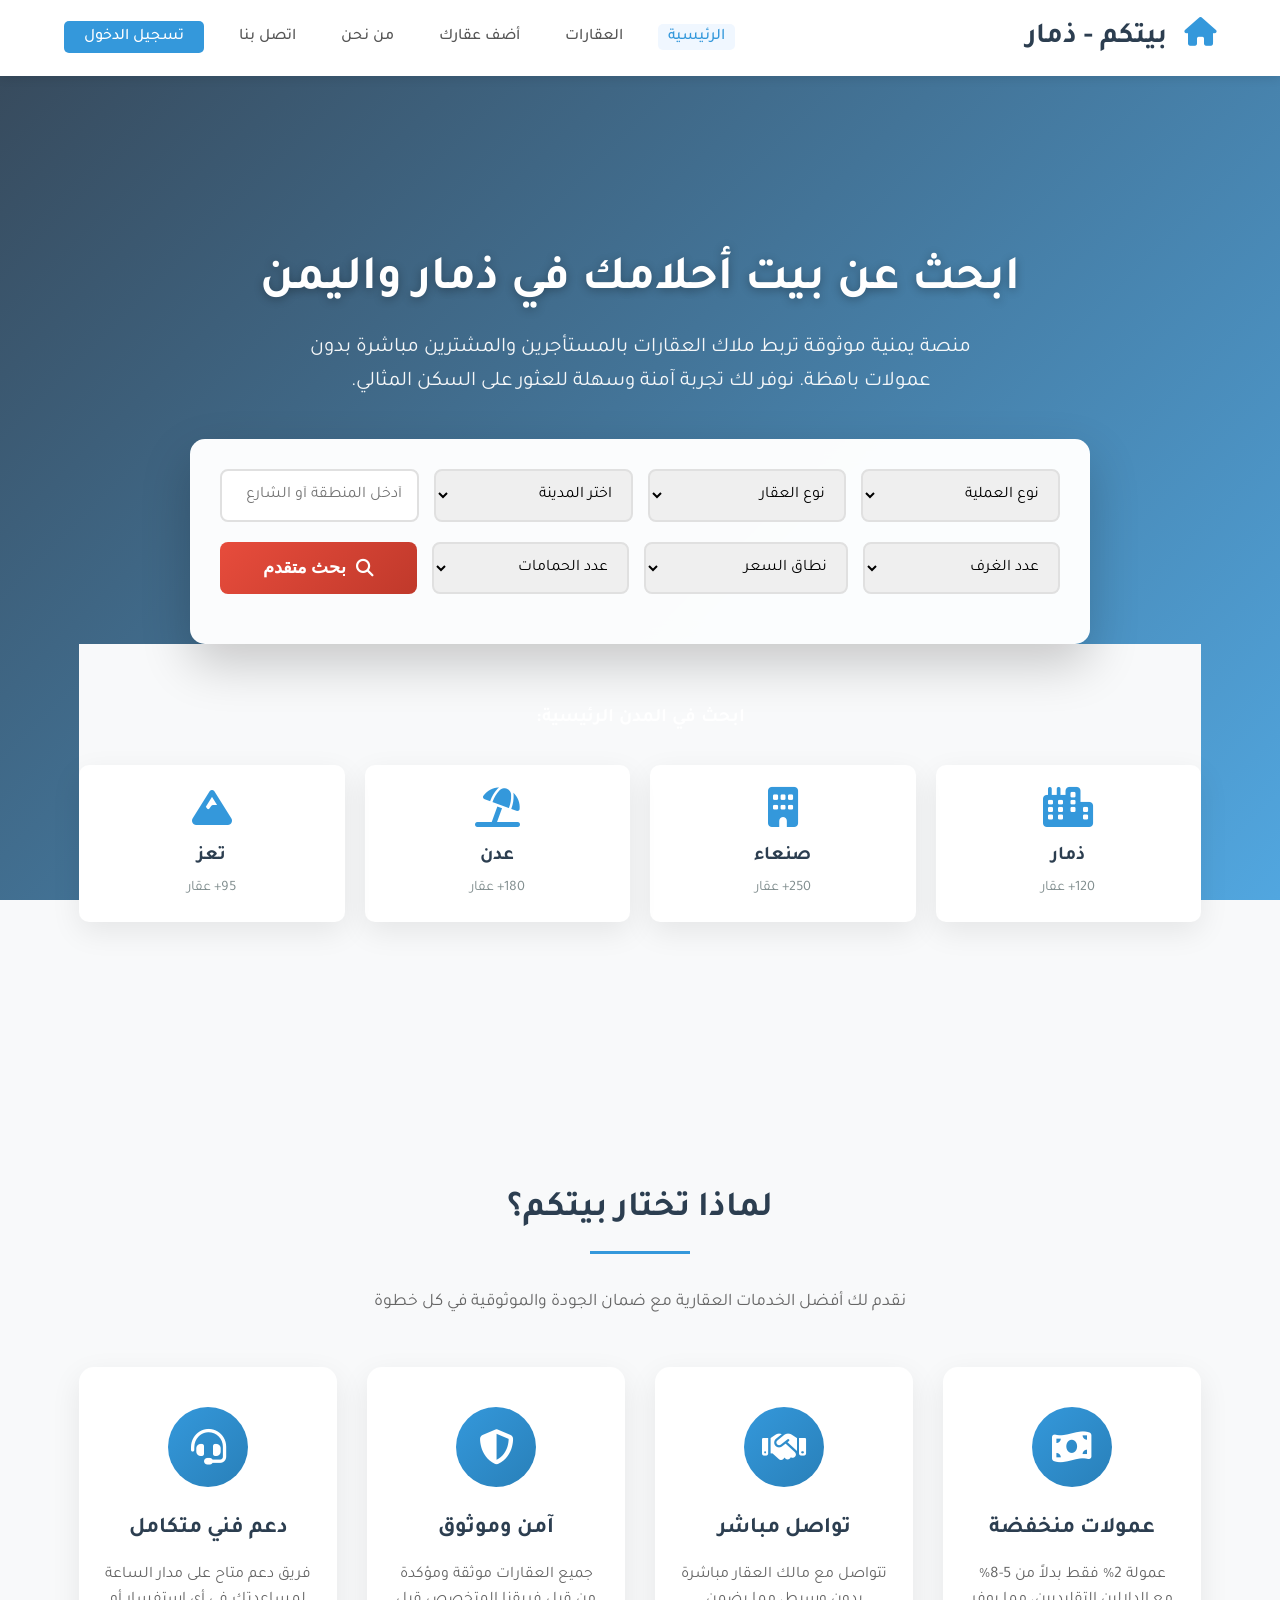
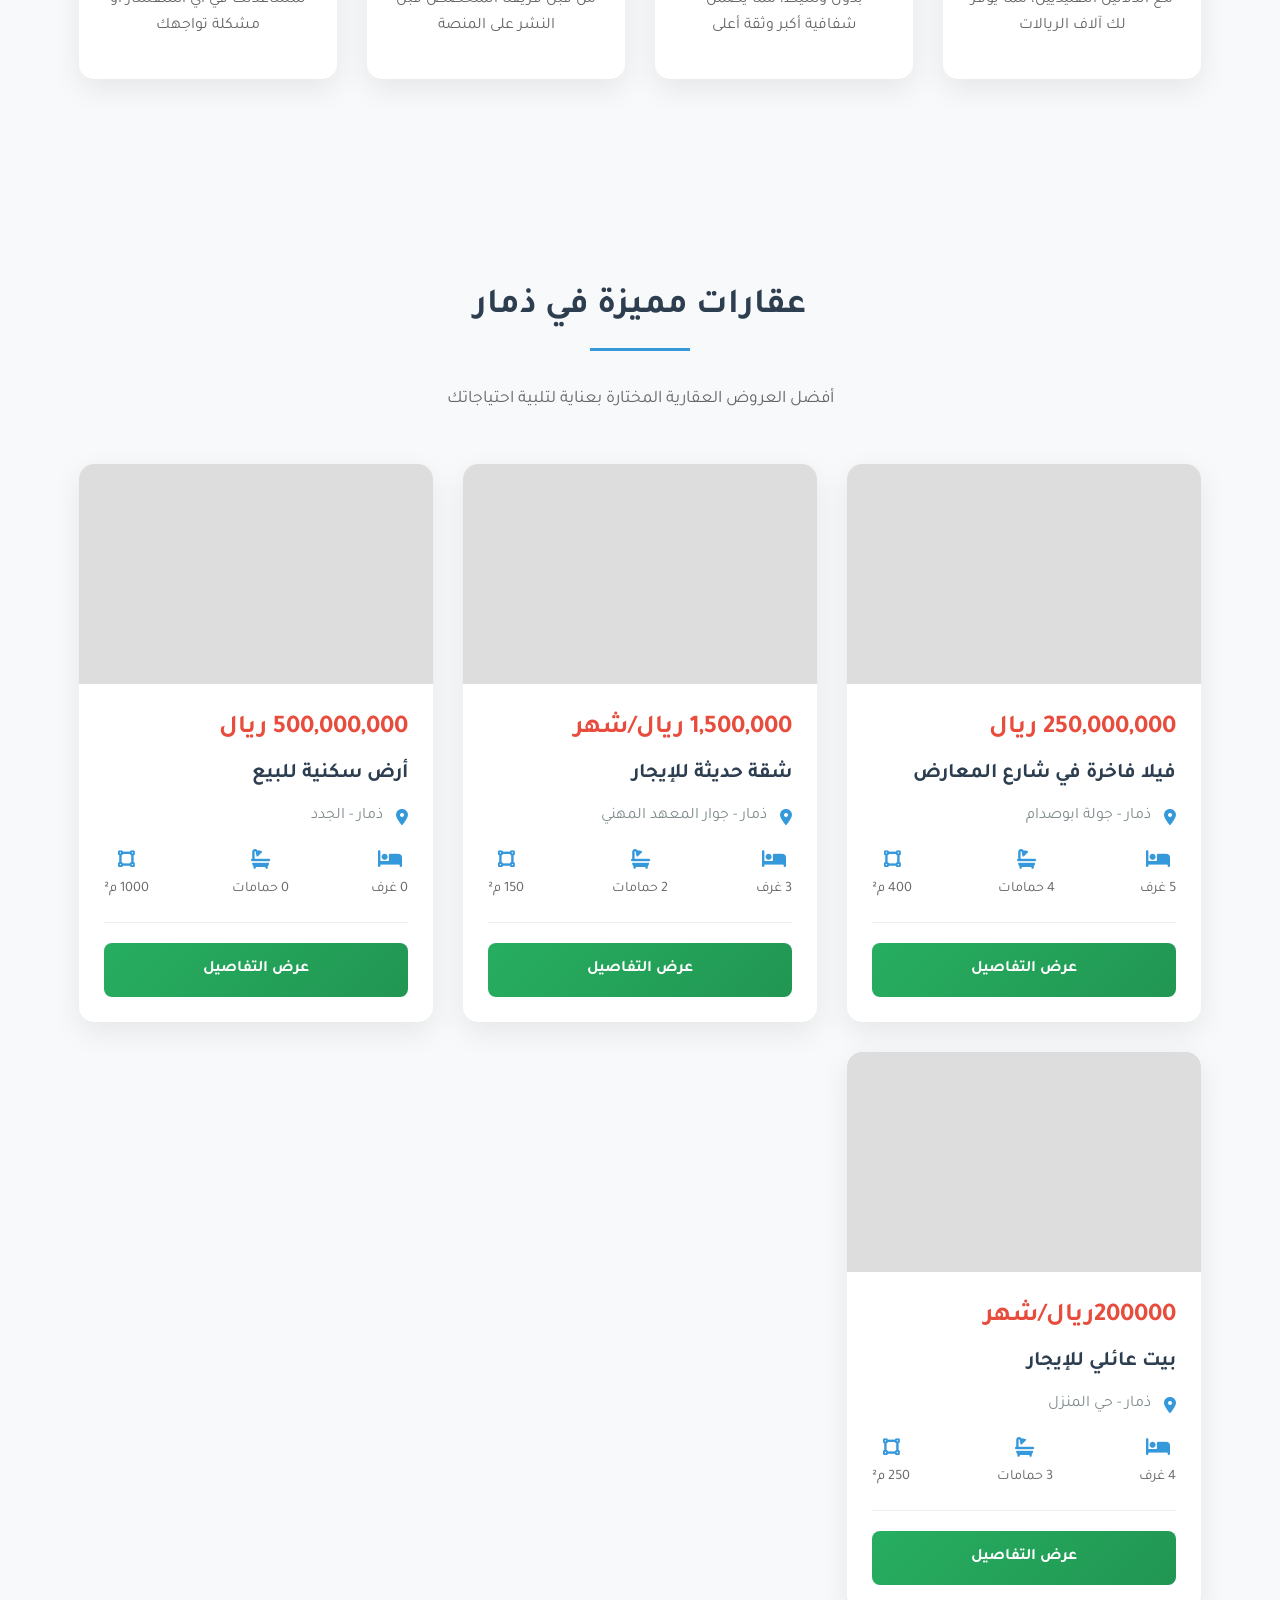
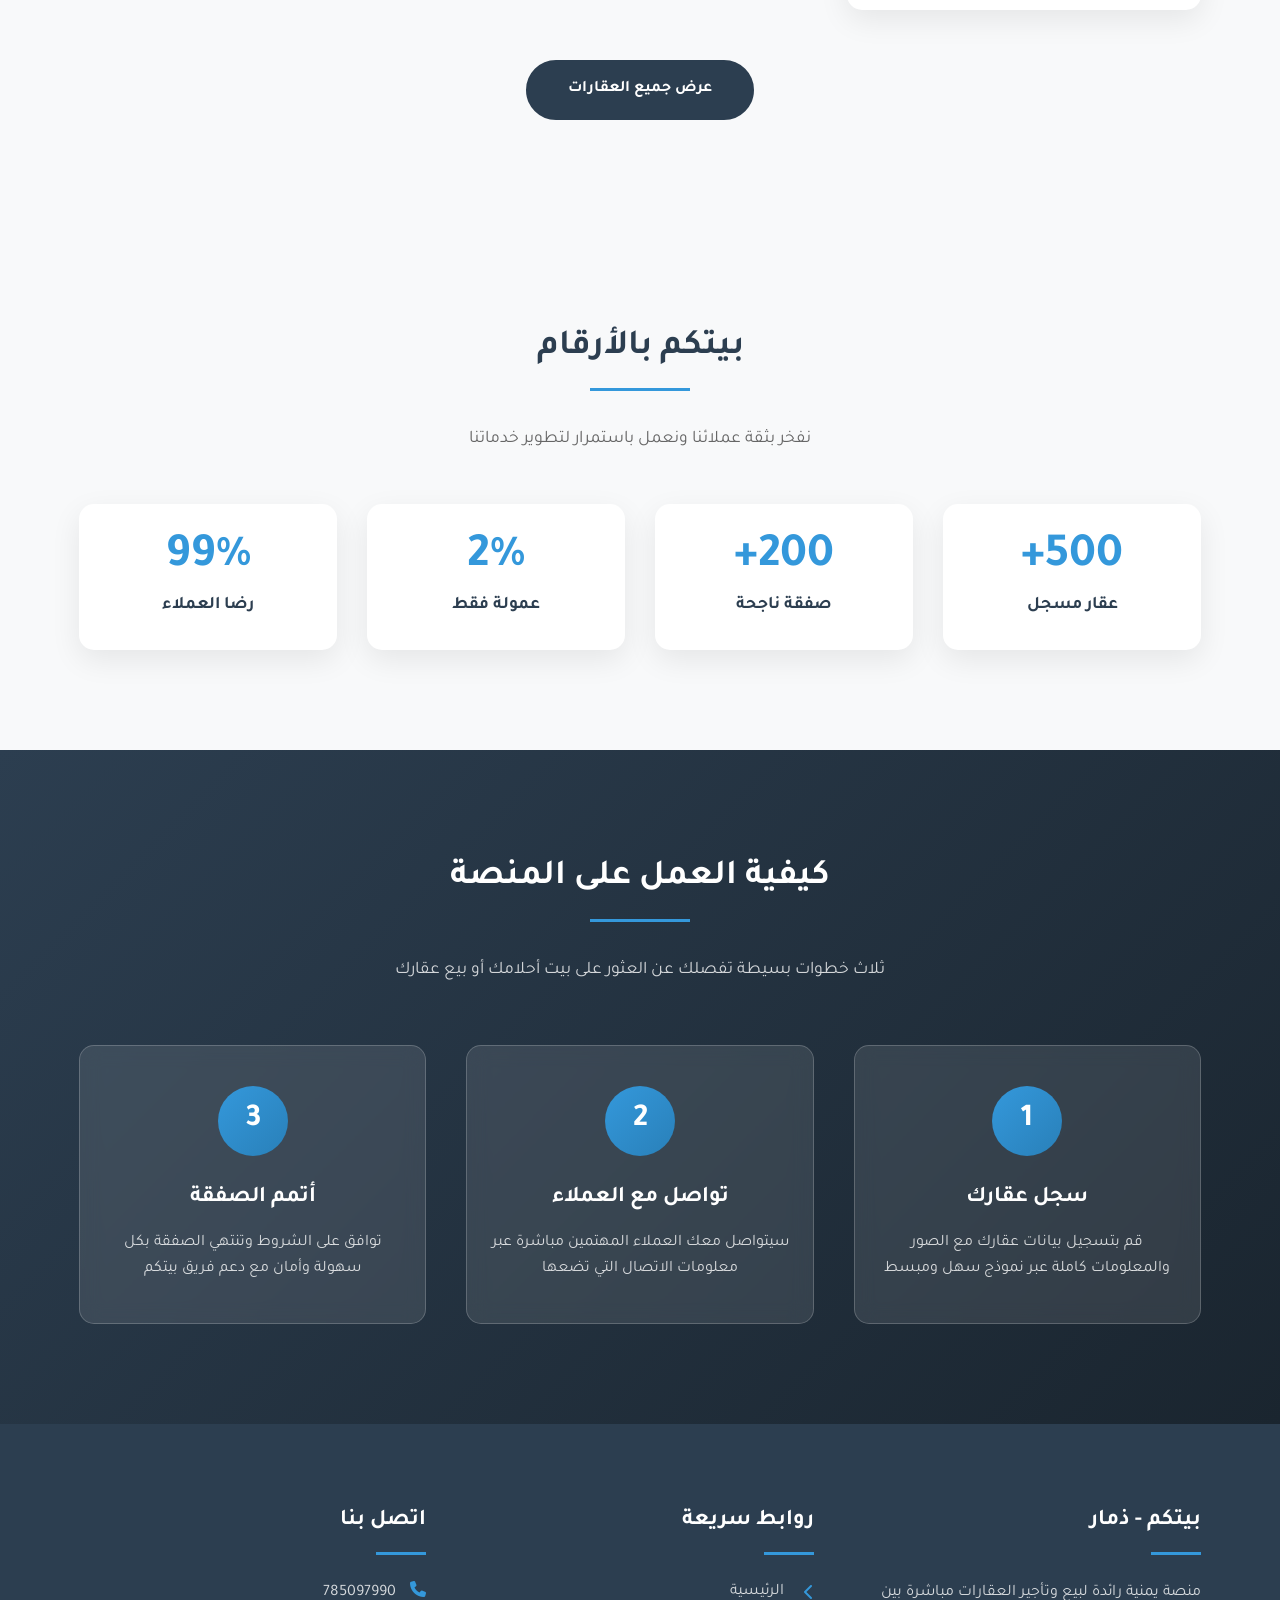
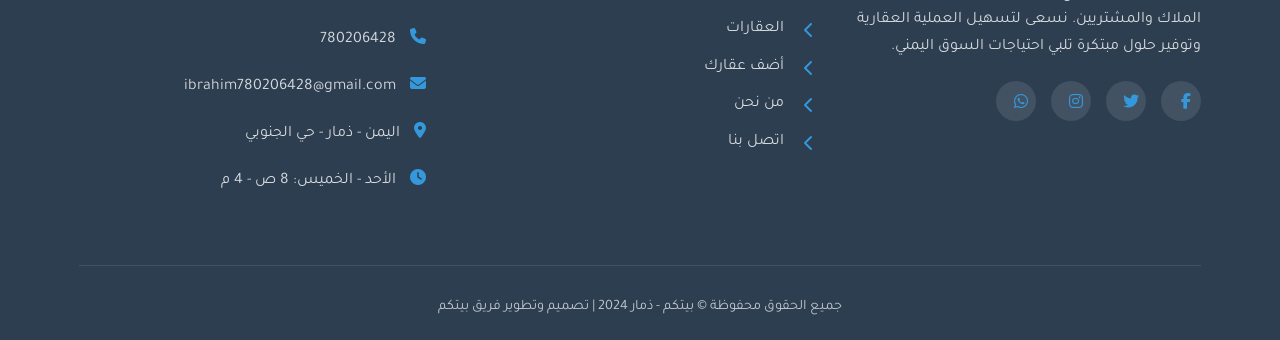
<file: index.html>
<!DOCTYPE html>
<html lang="ar" dir="rtl">
<head>
    <meta charset="UTF-8">
    <meta name="viewport" content="width=device-width, initial-scale=1.0">
    <title>بيتكم - منصة بيع وتأجير العقارات في ذمار واليمن</title>
    <meta name="description" content="منصة يمنية لبيع وتأجير العقارات مباشرة بين الملاك والمشتريين بدون عمولات باهظة. ابحث عن بيت أحلامك في ذمار والمدن اليمنية">
    <meta name="keywords" content="عقارات يمنية, بيوت للبيع في ذمار, شقق للإيجار في اليمن, عقارات ذمار, بيع وتأجير عقارات">
    <link rel="stylesheet" href="css/style.css">
    <link rel="stylesheet" href="https://cdnjs.cloudflare.com/ajax/libs/font-awesome/6.4.0/css/all.min.css">
    <link rel="preconnect" href="https://fonts.googleapis.com">
    <link rel="preconnect" href="https://fonts.gstatic.com" crossorigin>
    <link href="https://fonts.googleapis.com/css2?family=Tajawal:wght@300;400;500;700&display=swap" rel="stylesheet">
    <style>
        /* تحسينات إضافية للشاشة الرئيسية */
        
        :root {
            --primary-color: #2c3e50;
            --secondary-color: #3498db;
            --accent-color: #e74c3c;
            --success-color: #27ae60;
            --light-bg: #f8f9fa;
            --card-shadow: 0 10px 30px rgba(0, 0, 0, 0.08);
            --hover-shadow: 0 15px 35px rgba(0, 0, 0, 0.12);
        }
        
        body {
            font-family: 'Tajawal', sans-serif;
        }
        
        /* تحسين قسم الهيرو */
        .hero {
            background: linear-gradient(135deg, rgba(44, 62, 80, 0.95) 0%, rgba(52, 152, 219, 0.85) 100%), 
                        url('https://images.unsplash.com/photo-1560518883-ce09059eeffa?ixlib=rb-1.2.1&auto=format&fit=crop&w=1350&q=80');
            background-size: cover;
            background-position: center;
            background-attachment: fixed;
            padding: 180px 0 100px;
            position: relative;
            overflow: hidden;
        }
        
        .hero::before {
            content: '';
            position: absolute;
            bottom: 0;
            right: 0;
            width: 100%;
            height: 100px;
            background: linear-gradient(to top, var(--light-bg), transparent);
            z-index: 1;
        }
        
        .hero-content {
            position: relative;
            z-index: 2;
        }
        
        .hero h2 {
            font-size: 3rem;
            font-weight: 700;
            margin-bottom: 20px;
            text-shadow: 0 2px 10px rgba(0,0,0,0.3);
            line-height: 1.3;
        }
        
        .hero p {
            font-size: 1.3rem;
            max-width: 700px;
            margin: 0 auto 40px;
            opacity: 0.95;
        }
        
        /* تحسين نموذج البحث */
        .search-box {
            background: rgba(255, 255, 255, 0.98);
            backdrop-filter: blur(10px);
            border-radius: 15px;
            padding: 30px;
            box-shadow: 0 20px 50px rgba(0,0,0,0.2);
            transition: transform 0.3s ease;
        }
        
        .search-box:hover {
            transform: translateY(-5px);
        }
        
        .search-row {
            display: grid;
            grid-template-columns: repeat(4, 1fr);
            gap: 15px;
            margin-bottom: 20px;
        }
        
        .search-row select, .search-row input {
            padding: 15px;
            border: 2px solid #e0e0e0;
            border-radius: 8px;
            font-size: 1rem;
            transition: all 0.3s;
            font-family: 'Tajawal', sans-serif;
        }
        
        .search-row select:focus, .search-row input:focus {
            border-color: var(--secondary-color);
            outline: none;
            box-shadow: 0 0 0 3px rgba(52, 152, 219, 0.1);
        }
        
        .btn-search {
            background: linear-gradient(135deg, var(--accent-color), #c0392b);
            color: white;
            border: none;
            border-radius: 8px;
            padding: 15px 25px;
            font-size: 1.1rem;
            font-weight: 600;
            cursor: pointer;
            transition: all 0.3s;
            display: flex;
            align-items: center;
            justify-content: center;
            gap: 10px;
        }
        
        .btn-search:hover {
            transform: translateY(-2px);
            box-shadow: 0 10px 20px rgba(231, 76, 60, 0.3);
        }
        
        /* قسم المدن السريعة */
        .quick-cities {
            padding: 60px 0;
            background-color: var(--light-bg);
        }
        
        .cities-grid {
            display: grid;
            grid-template-columns: repeat(auto-fit, minmax(150px, 1fr));
            gap: 20px;
            margin-top: 30px;
        }
        
        .city-card {
            background: white;
            border-radius: 10px;
            padding: 20px;
            text-align: center;
            box-shadow: var(--card-shadow);
            transition: all 0.3s;
            cursor: pointer;
            border: 2px solid transparent;
        }
        
        .city-card:hover {
            transform: translateY(-10px);
            box-shadow: var(--hover-shadow);
            border-color: var(--secondary-color);
        }
        
        .city-card i {
            font-size: 2.5rem;
            color: var(--secondary-color);
            margin-bottom: 15px;
        }
        
        .city-card h3 {
            font-size: 1.2rem;
            color: var(--primary-color);
            margin-bottom: 5px;
        }
        
        .city-card .count {
            color: #7f8c8d;
            font-size: 0.9rem;
        }
        
        /* تحسين قسم الميزات */
        .features {
            padding: 100px 0;
        }
        
        .feature-card {
            background: white;
            border-radius: 15px;
            padding: 40px 25px;
            text-align: center;
            box-shadow: var(--card-shadow);
            transition: all 0.3s;
            position: relative;
            overflow: hidden;
        }
        
        .feature-card::before {
            content: '';
            position: absolute;
            top: 0;
            right: 0;
            width: 100%;
            height: 5px;
            background: linear-gradient(90deg, var(--secondary-color), var(--accent-color));
            transform: translateX(100%);
            transition: transform 0.5s;
        }
        
        .feature-card:hover::before {
            transform: translateX(0);
        }
        
        .feature-card:hover {
            transform: translateY(-15px);
            box-shadow: var(--hover-shadow);
        }
        
        .feature-icon {
            width: 80px;
            height: 80px;
            background: linear-gradient(135deg, var(--secondary-color), #2980b9);
            border-radius: 50%;
            display: flex;
            align-items: center;
            justify-content: center;
            margin: 0 auto 25px;
            color: white;
            font-size: 2.2rem;
            transition: all 0.3s;
        }
        
        .feature-card:hover .feature-icon {
            transform: scale(1.1) rotate(5deg);
        }
        
        .feature-card h3 {
            font-size: 1.4rem;
            margin-bottom: 15px;
            color: var(--primary-color);
        }
        
        .feature-card p {
            color: #666;
            line-height: 1.6;
        }
        
        /* تحسين قسم العقارات المميزة */
        .featured-properties {
            padding: 100px 0;
            background-color: var(--light-bg);
        }
        
        .properties-grid {
            display: grid;
            grid-template-columns: repeat(auto-fill, minmax(320px, 1fr));
            gap: 30px;
            margin: 50px 0;
        }
        
        .property-card {
            background: white;
            border-radius: 15px;
            overflow: hidden;
            box-shadow: var(--card-shadow);
            transition: all 0.3s;
            position: relative;
        }
        
        .property-card:hover {
            transform: translateY(-10px);
            box-shadow: var(--hover-shadow);
        }
        
        .property-img {
            height: 220px;
            background-color: #ddd;
            background-size: cover;
            background-position: center;
            position: relative;
            transition: transform 0.5s;
        }
        
        .property-card:hover .property-img {
            transform: scale(1.05);
        }
        
        .property-badge {
            position: absolute;
            top: 15px;
            left: 15px;
            background: var(--accent-color);
            color: white;
            padding: 5px 15px;
            border-radius: 20px;
            font-size: 0.8rem;
            font-weight: 600;
            z-index: 2;
        }
        
        .property-info {
            padding: 25px;
        }
        
        .property-price {
            color: var(--accent-color);
            font-size: 1.6rem;
            font-weight: 700;
            margin-bottom: 10px;
        }
        
        .property-type {
            background-color: rgba(52, 152, 219, 0.1);
            color: var(--secondary-color);
            padding: 5px 15px;
            border-radius: 20px;
            font-size: 0.9rem;
            font-weight: 600;
            display: inline-block;
            margin-bottom: 15px;
            border: 1px solid rgba(52, 152, 219, 0.2);
        }
        
        .property-title {
            font-size: 1.3rem;
            margin-bottom: 15px;
            color: var(--primary-color);
            line-height: 1.4;
        }
        
        .property-location {
            color: #7f8c8d;
            margin-bottom: 20px;
            display: flex;
            align-items: center;
            gap: 8px;
        }
        
        .property-location i {
            color: var(--secondary-color);
        }
        
        .property-features {
            display: flex;
            justify-content: space-between;
            margin-bottom: 20px;
            padding-bottom: 20px;
            border-bottom: 1px solid #eee;
        }
        
        .feature {
            text-align: center;
        }
        
        .feature i {
            display: block;
            margin-bottom: 8px;
            color: var(--secondary-color);
            font-size: 1.2rem;
        }
        
        .feature span {
            font-size: 0.9rem;
            color: #666;
        }
        
        .btn-details {
            display: block;
            width: 100%;
            background: linear-gradient(135deg, var(--success-color), #219653);
            color: white;
            border: none;
            padding: 14px;
            border-radius: 8px;
            cursor: pointer;
            font-size: 1rem;
            font-weight: 600;
            transition: all 0.3s;
            text-align: center;
            display: flex;
            align-items: center;
            justify-content: center;
            gap: 10px;
        }
        
        .btn-details:hover {
            transform: translateY(-2px);
            box-shadow: 0 10px 20px rgba(39, 174, 96, 0.3);
        }
        
        .btn-view-all {
            display: inline-block;
            background: var(--primary-color);
            color: white;
            padding: 15px 40px;
            border-radius: 30px;
            text-decoration: none;
            font-weight: 600;
            transition: all 0.3s;
            border: 2px solid var(--primary-color);
        }
        
        .btn-view-all:hover {
            background: transparent;
            color: var(--primary-color);
            transform: translateY(-3px);
            box-shadow: 0 10px 25px rgba(44, 62, 80, 0.2);
        }
        
        /* قسم كيفية العمل */
        .how-it-works {
            padding: 100px 0;
            background: linear-gradient(135deg, var(--primary-color) 0%, #1a252f 100%);
            color: white;
            position: relative;
            overflow: hidden;
        }
        
        .how-it-works .section-title {
            color: white;
        }
        
        .how-it-works .section-title::after {
            background-color: var(--secondary-color);
        }
        
        .steps {
            display: grid;
            grid-template-columns: repeat(auto-fit, minmax(280px, 1fr));
            gap: 40px;
            margin-top: 60px;
            position: relative;
            z-index: 2;
        }
        
        .step {
            text-align: center;
            position: relative;
            padding: 40px 20px;
            background: rgba(255, 255, 255, 0.1);
            backdrop-filter: blur(10px);
            border-radius: 15px;
            border: 1px solid rgba(255, 255, 255, 0.2);
            transition: all 0.3s;
        }
        
        .step:hover {
            transform: translateY(-10px);
            background: rgba(255, 255, 255, 0.15);
            border-color: var(--secondary-color);
        }
        
        .step-number {
            width: 70px;
            height: 70px;
            background: linear-gradient(135deg, var(--secondary-color), #2980b9);
            color: white;
            border-radius: 50%;
            display: flex;
            align-items: center;
            justify-content: center;
            font-size: 2rem;
            font-weight: 700;
            margin: 0 auto 25px;
            position: relative;
            z-index: 2;
        }
        
        .step h3 {
            margin-bottom: 15px;
            font-size: 1.4rem;
            color: white;
        }
        
        .step p {
            color: rgba(255, 255, 255, 0.8);
            line-height: 1.6;
        }
        
        /* قسم جديد: لماذا تختارنا */
        .why-choose {
            padding: 100px 0;
        }
        
        .stats-grid {
            display: grid;
            grid-template-columns: repeat(auto-fit, minmax(200px, 1fr));
            gap: 30px;
            margin-top: 50px;
        }
        
        .stat-item {
            text-align: center;
            padding: 30px 20px;
            background: white;
            border-radius: 15px;
            box-shadow: var(--card-shadow);
            transition: all 0.3s;
        }
        
        .stat-item:hover {
            transform: translateY(-10px);
            box-shadow: var(--hover-shadow);
        }
        
        .stat-number {
            font-size: 3rem;
            font-weight: 700;
            color: var(--secondary-color);
            margin-bottom: 10px;
            line-height: 1;
        }
        
        .stat-text {
            font-size: 1.1rem;
            color: var(--primary-color);
            font-weight: 600;
        }
        
        /* تحسين الفوتر */
        footer {
            background: var(--primary-color);
            color: white;
            padding: 80px 0 20px;
        }
        
        .footer-content {
            display: grid;
            grid-template-columns: repeat(auto-fit, minmax(250px, 1fr));
            gap: 40px;
            margin-bottom: 50px;
        }
        
        .footer-section h3 {
            font-size: 1.4rem;
            margin-bottom: 25px;
            position: relative;
            padding-bottom: 15px;
        }
        
        .footer-section h3::after {
            content: '';
            position: absolute;
            bottom: 0;
            right: 0;
            width: 50px;
            height: 3px;
            background: var(--secondary-color);
        }
        
        .footer-section p {
            color: rgba(255, 255, 255, 0.8);
            line-height: 1.7;
            margin-bottom: 20px;
        }
        
        .footer-section ul {
            list-style: none;
        }
        
        .footer-section ul li {
            margin-bottom: 12px;
        }
        
        .footer-section ul li a {
            color: rgba(255, 255, 255, 0.8);
            text-decoration: none;
            transition: all 0.3s;
            display: flex;
            align-items: center;
            gap: 10px;
        }
        
        .footer-section ul li a:hover {
            color: var(--secondary-color);
            transform: translateX(-5px);
        }
        
        .footer-section .social-icons {
            display: flex;
            gap: 15px;
            margin-top: 20px;
        }
        
        .footer-section .social-icons a {
            width: 40px;
            height: 40px;
            background: rgba(255, 255, 255, 0.1);
            border-radius: 50%;
            display: flex;
            align-items: center;
            justify-content: center;
            color: white;
            text-decoration: none;
            transition: all 0.3s;
        }
        
        .footer-section .social-icons a:hover {
            background: var(--secondary-color);
            transform: translateY(-5px);
        }
        
        .footer-bottom {
            text-align: center;
            padding-top: 30px;
            border-top: 1px solid rgba(255, 255, 255, 0.1);
            color: rgba(255, 255, 255, 0.7);
            font-size: 0.9rem;
        }
        
        /* تحسينات للجوال */
        @media (max-width: 1200px) {
            .hero h2 {
                font-size: 2.5rem;
            }
            
            .search-row {
                grid-template-columns: repeat(2, 1fr);
            }
        }
        
        @media (max-width: 768px) {
            .hero {
                padding: 150px 0 70px;
                background-attachment: scroll;
            }
            
            .hero h2 {
                font-size: 2rem;
            }
            
            .hero p {
                font-size: 1.1rem;
            }
            
            .search-row {
                grid-template-columns: 1fr;
            }
            
            .search-box {
                padding: 20px;
            }
            
            .cities-grid {
                grid-template-columns: repeat(2, 1fr);
            }
            
            .properties-grid {
                grid-template-columns: 1fr;
            }
            
            .step {
                padding: 30px 15px;
            }
            
            .section-title {
                font-size: 1.8rem;
            }
        }
        
        @media (max-width: 480px) {
            .cities-grid {
                grid-template-columns: 1fr;
            }
            
            .stats-grid {
                grid-template-columns: 1fr;
            }
            
            .hero h2 {
                font-size: 1.8rem;
            }
            
            .feature-card, .stat-item, .city-card {
                padding: 25px 15px;
            }
        }
        
        /* تحسينات عامة */
        .text-center {
            text-align: center;
        }
        
        .mt-50 {
            margin-top: 50px;
        }
        
        .mb-30 {
            margin-bottom: 30px;
        }
        
        .animation-delay-1 {
            animation-delay: 0.1s;
        }
        
        .animation-delay-2 {
            animation-delay: 0.2s;
        }
        
        .animation-delay-3 {
            animation-delay: 0.3s;
        }
    </style>
</head>
<body>
    <!-- شريط التنقل -->
    <nav class="navbar">
        <div class="container">
            <div class="logo">
                <h1><i class="fas fa-home"></i> بيتكم - ذمار</h1>
            </div>
            <ul class="nav-links">
                <li><a href="index.html" class="active">الرئيسية</a></li>
                <li><a href="properties.html">العقارات</a></li>
                <li><a href="add-property.html">أضف عقارك</a></li>
                <li><a href="about.html">من نحن</a></li>
                <li><a href="contact.html">اتصل بنا</a></li>
                <li><a href="login.html" class="btn-login">تسجيل الدخول</a></li>
            </ul>
            <div class="menu-toggle">
                <i class="fas fa-bars"></i>
            </div>
        </div>
    </nav>

    <!-- قسم الهيرو -->
    <section class="hero">
        <div class="container">
            <div class="hero-content">
                <h2>ابحث عن بيت أحلامك في ذمار واليمن</h2>
                <p>منصة يمنية موثوقة تربط ملاك العقارات بالمستأجرين والمشترين مباشرة بدون عمولات باهظة. نوفر لك تجربة آمنة وسهلة للعثور على السكن المثالي.</p>
                
                <!-- نموذج البحث -->
                <div class="search-box">
                    <form id="searchForm">
                        <div class="search-row">
                            <select id="type">
                                <option value="">نوع العملية</option>
                                <option value="بيع">بيع</option>
                                <option value="تأجير">تأجير</option>
                            </select>
                            
                            <select id="propertyType">
                                <option value="">نوع العقار</option>
                                <option value="بيت">بيت</option>
                                <option value="شقة">شقة</option>
                                <option value="فيلا">فيلا</option>
                                <option value="أرض">أرض</option>
                                <option value="محل">محل تجاري</option>
                            </select>
                            
                            <select id="city">
                                <option value="">اختر المدينة</option>
                                <option value="ذمار">ذمار</option>
                                <option value="صنعاء">صنعاء</option>
                                <option value="عدن">عدن</option>
                                <option value="الحديدة">الحديدة</option>
                                <option value="تعز">تعز</option>
                                <option value="حضرموت">حضرموت</option>
                            </select>
                            
                            <input type="text" id="location" placeholder="أدخل المنطقة أو الشارع">
                        </div>
                        
                        <div class="search-row">
                            <select id="rooms">
                                <option value="">عدد الغرف</option>
                                <option value="1">1 غرفة</option>
                                <option value="2">2 غرف</option>
                                <option value="3">3 غرف</option>
                                <option value="4">4 غرف وأكثر</option>
                            </select>
                            
                            <select id="priceRange">
                                <option value="">نطاق السعر</option>
                                <option value="0-50000000">إلى 50 مليون ريال</option>
                                <option value="50000000-150000000">50 - 150 مليون ريال</option>
                                <option value="150000000-300000000">150 - 300 مليون ريال</option>
                                <option value="300000000+">أكثر من 300 مليون ريال</option>
                            </select>
                            
                            <select id="bathrooms">
                                <option value="">عدد الحمامات</option>
                                <option value="1">1 حمام</option>
                                <option value="2">2 حمامات</option>
                                <option value="3">3 حمامات وأكثر</option>
                            </select>
                            
                            <button type="submit" class="btn-search">
                                <i class="fas fa-search"></i> بحث متقدم
                            </button>
                        </div>
                    </form>
                </div>
                
                <!-- المدن السريعة -->
                <div class="quick-cities">
                    <h3 class="text-center mb-30" style="color: white; font-size: 1.2rem; opacity: 0.9;">ابحث في المدن الرئيسية:</h3>
                    <div class="cities-grid">
                        <div class="city-card" onclick="searchCity('ذمار')">
                            <i class="fas fa-city"></i>
                            <h3>ذمار</h3>
                            <div class="count">120+ عقار</div>
                        </div>
                        
                        <div class="city-card" onclick="searchCity('صنعاء')">
                            <i class="fas fa-building"></i>
                            <h3>صنعاء</h3>
                            <div class="count">250+ عقار</div>
                        </div>
                        
                        <div class="city-card" onclick="searchCity('عدن')">
                            <i class="fas fa-umbrella-beach"></i>
                            <h3>عدن</h3>
                            <div class="count">180+ عقار</div>
                        </div>
                        
                        <div class="city-card" onclick="searchCity('تعز')">
                            <i class="fas fa-mountain"></i>
                            <h3>تعز</h3>
                            <div class="count">95+ عقار</div>
                        </div>
                    </div>
                </div>
            </div>
        </div>
    </section>

    <!-- قسم الميزات -->
    <section class="features">
        <div class="container">
            <h2 class="section-title">لماذا تختار بيتكم؟</h2>
            <p class="text-center" style="max-width: 700px; margin: 0 auto 50px; color: #666; font-size: 1.1rem;">نقدم لك أفضل الخدمات العقارية مع ضمان الجودة والموثوقية في كل خطوة</p>
            
            <div class="features-grid">
                <div class="feature-card animation-delay-1">
                    <div class="feature-icon">
                        <i class="fas fa-money-bill-wave"></i>
                    </div>
                    <h3>عمولات منخفضة</h3>
                    <p>عمولة 2% فقط بدلاً من 5-8% مع الدلالين التقليديين، مما يوفر لك آلاف الريالات</p>
                </div>
                
                <div class="feature-card animation-delay-2">
                    <div class="feature-icon">
                        <i class="fas fa-handshake"></i>
                    </div>
                    <h3>تواصل مباشر</h3>
                    <p>تتواصل مع مالك العقار مباشرة بدون وسيط، مما يضمن شفافية أكبر وثقة أعلى</p>
                </div>
                
                <div class="feature-card animation-delay-3">
                    <div class="feature-icon">
                        <i class="fas fa-shield-alt"></i>
                    </div>
                    <h3>آمن وموثوق</h3>
                    <p>جميع العقارات موثقة ومؤكدة من قبل فريقنا المتخصص قبل النشر على المنصة</p>
                </div>
                
                <div class="feature-card">
                    <div class="feature-icon">
                        <i class="fas fa-headset"></i>
                    </div>
                    <h3>دعم فني متكامل</h3>
                    <p>فريق دعم متاح على مدار الساعة لمساعدتك في أي استفسار أو مشكلة تواجهك</p>
                </div>
            </div>
        </div>
    </section>

    <!-- قسم العقارات المميزة -->
    <section class="featured-properties">
        <div class="container">
            <h2 class="section-title">عقارات مميزة في ذمار</h2>
            <p class="text-center" style="max-width: 700px; margin: 0 auto 50px; color: #666; font-size: 1.1rem;">أفضل العروض العقارية المختارة بعناية لتلبية احتياجاتك</p>
            
            <div class="properties-grid" id="featuredProperties">
                <!-- العقارات ستظهر هنا -->
                <div style="text-align: center; padding: 40px; color: #666; grid-column: 1 / -1;">
                    <p><i class="fas fa-spinner fa-spin fa-2x" style="margin-bottom: 20px;"></i><br>جاري تحميل العقارات المميزة...</p>
                </div>
            </div>
           
            <div class="text-center mt-50">
                <a href="properties.html" class="btn-view-all">عرض جميع العقارات</a>
            </div>
        </div>
    </section>

    <!-- قسم لماذا تختارنا -->
    <section class="why-choose">
        <div class="container">
            <h2 class="section-title">بيتكم بالأرقام</h2>
            <p class="text-center" style="max-width: 700px; margin: 0 auto 50px; color: #666; font-size: 1.1rem;">نفخر بثقة عملائنا ونعمل باستمرار لتطوير خدماتنا</p>
            
            <div class="stats-grid">
                <div class="stat-item">
                    <div class="stat-number">500+</div>
                    <div class="stat-text">عقار مسجل</div>
                </div>
                
                <div class="stat-item">
                    <div class="stat-number">200+</div>
                    <div class="stat-text">صفقة ناجحة</div>
                </div>
                
                <div class="stat-item">
                    <div class="stat-number">2%</div>
                    <div class="stat-text">عمولة فقط</div>
                </div>
                
                <div class="stat-item">
                    <div class="stat-number">99%</div>
                    <div class="stat-text">رضا العملاء</div>
                </div>
            </div>
        </div>
    </section>

    <!-- كيفية العمل -->
    <section class="how-it-works">
        <div class="container">
            <h2 class="section-title">كيفية العمل على المنصة</h2>
            <p class="text-center" style="max-width: 700px; margin: 0 auto 50px; color: rgba(255,255,255,0.8); font-size: 1.1rem;">ثلاث خطوات بسيطة تفصلك عن العثور على بيت أحلامك أو بيع عقارك</p>
            
            <div class="steps">
                <div class="step">
                    <div class="step-number">1</div>
                    <h3>سجل عقارك</h3>
                    <p>قم بتسجيل بيانات عقارك مع الصور والمعلومات كاملة عبر نموذج سهل ومبسط</p>
                </div>
                
                <div class="step">
                    <div class="step-number">2</div>
                    <h3>تواصل مع العملاء</h3>
                    <p>سيتواصل معك العملاء المهتمين مباشرة عبر معلومات الاتصال التي تضعها</p>
                </div>
                
                <div class="step">
                    <div class="step-number">3</div>
                    <h3>أتمم الصفقة</h3>
                    <p>توافق على الشروط وتنتهي الصفقة بكل سهولة وأمان مع دعم فريق بيتكم</p>
                </div>
            </div>
        </div>
    </section>

    <!-- الفوتر -->
    <footer>
        <div class="container">
            <div class="footer-content">
                <div class="footer-section">
                    <h3>بيتكم - ذمار</h3>
                    <p>منصة يمنية رائدة لبيع وتأجير العقارات مباشرة بين الملاك والمشتريين. نسعى لتسهيل العملية العقارية وتوفير حلول مبتكرة تلبي احتياجات السوق اليمني.</p>
                    <div class="social-icons">
                        <a href="#"><i class="fab fa-facebook-f"></i></a>
                        <a href="#"><i class="fab fa-twitter"></i></a>
                        <a href="#"><i class="fab fa-instagram"></i></a>
                        <a href="#"><i class="fab fa-whatsapp"></i></a>
                    </div>
                </div>
                
                <div class="footer-section">
                    <h3>روابط سريعة</h3>
                    <ul>
                        <li><a href="index.html"><i class="fas fa-chevron-left"></i> الرئيسية</a></li>
                        <li><a href="properties.html"><i class="fas fa-chevron-left"></i> العقارات</a></li>
                        <li><a href="add-property.html"><i class="fas fa-chevron-left"></i> أضف عقارك</a></li>
                        <li><a href="about.html"><i class="fas fa-chevron-left"></i> من نحن</a></li>
                        <li><a href="contact.html"><i class="fas fa-chevron-left"></i> اتصل بنا</a></li>
                    </ul>
                </div>
                
                <div class="footer-section">
                    <h3>اتصل بنا</h3>
                    <p><i class="fas fa-phone"></i> 785097990</p>
                    <p><i class="fas fa-phone"></i> 780206428</p>
                    <p><i class="fas fa-envelope"></i> ibrahim780206428@gmail.com</p>
                    <p><i class="fas fa-map-marker-alt"></i> اليمن - ذمار - حي الجنوبي</p>
                    <p><i class="fas fa-clock"></i> الأحد - الخميس: 8 ص - 4 م</p>
                </div>
            </div>
            
            <div class="footer-bottom">
                <p>جميع الحقوق محفوظة &copy; بيتكم - ذمار 2024 | تصميم وتطوير فريق بيتكم</p>
            </div>
        </div>
    </footer>

    <!-- رابط ملف الجافاسكريبت -->
    <script src="js/main.js?v=1.2"></script>
   
    <script>
        // بيانات عقارات ذمار
        const properties = [
            {
                id: 1,
                title: "فيلا فاخرة في شارع المعارض",
                location: "ذمار - جولة ابوصدام",
                price: "350,000,000 ريال",
                type: "بيع",
                propertyType: "فيلا",
                rooms: 4,
                bathrooms: 3,
                area: "350 م²",
                image: "https://images.unsplash.com/photo-1613490493576-7fde63acd811?ixlib=rb-1.2.1&auto=format&fit=crop&w=600&q=80",
                phone: "785097990",
                description: "فيلا فاخرة في أفضل مناطق ذمار، تتكون من 4 غرف نوم و3 حمامات وصالة كبيرة ومطبخ حديث.",
                featured: true,
                badge: "مميز"
            },
            {
                id: 2,
                title: "شقة راقية للإيجار في المنتزه",
                location: "ذمار - حي المنتزه",
                price: "150,000 ريال/شهر",
                type: "تأجير",
                propertyType: "شقة",
                rooms: 3,
                bathrooms: 2,
                area: "180 م²",
                image: "https://images.unsplash.com/photo-1545324418-cc1a3fa10c00?ixlib=rb-1.2.1&auto=format&fit=crop&w=600&q=80",
                phone: "785097990",
                description: "شقة مفروشة حديثة في حي المنتزه، مجهزة بكافة الخدمات والمرافق.",
                featured: true,
                badge: "جديد"
            },
            {
                id: 3,
                title: "أرض سكنية في حوش الكهرباء",
                location: "ذمار - الكهرباء",
                price: "200,000,000 ريال",
                type: "بيع",
                propertyType: "أرض",
                rooms: 0,
                bathrooms: 0,
                area: "500 م²",
                image: "https://images.unsplash.com/photo-1542601906990-b4d3fb778b09?ixlib=rb-1.2.1&auto=format&fit=crop&w=600&q=80",
                phone: "777789123",
                description: "أرض سكنية ممتازة في منطقة الحالية، صالحة للبناء الفوري.",
                featured: true,
                badge: "عرض خاص"
            },
            {
                id: 4,
                title: "بيت شعبي للبيع في الميثالي",
                location: "ذمار - القديمة",
                price: "180,000,000 ريال",
                type: "بيع",
                propertyType: "بيت",
                rooms: 3,
                bathrooms: 2,
                area: "250 م²",
                image: "https://images.unsplash.com/photo-1518780664697-55e3ad937233?ixlib=rb-1.2.1&auto=format&fit=crop&w=600&q=80",
                phone: "777456789",
                description: "بيت شعبي تقليدي مع حديقة، في حي القديمة بالقرب من الخدمات.",
                featured: true,
                badge: "مميز"
            }
        ];

        // عندما يتم تحميل الصفحة
        document.addEventListener('DOMContentLoaded', function() {
            console.log('✅ الصفحة الرئيسية المحسنة جاهزة!');
            
            // عرض العقارات المميزة
            displayFeaturedProperties();
            
            // إعداد نموذج البحث
            setupSearchForm();
            
            // إعداد القائمة المتحركة للجوال
            setupMobileMenu();
        });

        // دالة لعرض العقارات المميزة
        function displayFeaturedProperties() {
            const container = document.getElementById('featuredProperties');
            if (!container) {
                console.error('❌ لم يتم العثور على featuredProperties');
                return;
            }
            
            let html = '';
            
            // عرض العقارات المميزة فقط
            const featured = properties.filter(property => property.featured);
            
            featured.forEach(property => {
                html += `
                <div class="property-card">
                    ${property.badge ? `<div class="property-badge">${property.badge}</div>` : ''}
                    <div class="property-img" style="background-image: url('${property.image}')"></div>
                    <div class="property-info">
                        <div class="property-price">${property.price}</div>
                        <div class="property-type">${property.type}</div>
                        <h3 class="property-title">${property.title}</h3>
                        <div class="property-location">
                            <i class="fas fa-map-marker-alt"></i> ${property.location}
                        </div>
                        <div class="property-features">
                            <div class="feature">
                                <i class="fas fa-bed"></i>
                                <span>${property.rooms} غرف</span>
                            </div>
                            <div class="feature">
                                <i class="fas fa-bath"></i>
                                <span>${property.bathrooms} حمامات</span>
                            </div>
                            <div class="feature">
                                <i class="fas fa-vector-square"></i>
                                <span>${property.area}</span>
                            </div>
                        </div>
                        <button onclick="showPropertyDetails(${property.id})" class="btn-details">
                            <i class="fas fa-info-circle"></i> عرض التفاصيل
                        </button>
                    </div>
                </div>
                `;
            });
            
            container.innerHTML = html;
        }

        // دالة للبحث حسب المدينة
        function searchCity(cityName) {
            const citySelect = document.getElementById('city');
            if (citySelect) {
                citySelect.value = cityName;
                document.getElementById('searchForm').submit();
            }
        }

        // دالة لإعداد نموذج البحث
        function setupSearchForm() {
            const searchForm = document.getElementById('searchForm');
            if (!searchForm) return;
            
            searchForm.addEventListener('submit', function(e) {
                e.preventDefault();
                
                const type = document.getElementById('type').value;
                const propertyType = document.getElementById('propertyType').value;
                const city = document.getElementById('city').value;
                const location = document.getElementById('location').value;
                const rooms = document.getElementById('rooms').value;
                const priceRange = document.getElementById('priceRange').value;
                const bathrooms = document.getElementById('bathrooms').value;
                
                // هنا يمكنك إضافة منطق البحث
                // في التطبيق الحقيقي، هنا نرسل البيانات للخادم
                
                // مؤقتاً، ننتقل لصفحة العقارات
                window.location.href = 'properties.html';
            });
        }

        // دالة لعرض تفاصيل العقار
        function showPropertyDetails(id) {
            const property = properties.find(p => p.id === id);
            if (!property) return;
            
            // إنشاء نافذة تفاصيل
            const modalHTML = `
            <div style="position: fixed; top: 0; right: 0; bottom: 0; left: 0; background: rgba(0,0,0,0.8); display: flex; justify-content: center; align-items: center; z-index: 2000;">
                <div style="background: white; border-radius: 15px; width: 90%; max-width: 500px; padding: 30px; position: relative;">
                    <button onclick="closeModal()" style="position: absolute; top: 15px; left: 15px; background: none; border: none; font-size: 1.5rem; cursor: pointer; color: #7f8c8d;">&times;</button>
                    
                    <div style="margin-bottom: 25px;">
                        <div style="height: 250px; background-image: url('${property.image}'); background-size: cover; background-position: center; border-radius: 10px;"></div>
                    </div>
                    
                    <h2 style="margin-bottom: 15px; color: #2c3e50;">${property.title}</h2>
                    
                    <div style="display: flex; justify-content: space-between; margin-bottom: 20px;">
                        <div>
                            <div style="color: #e74c3c; font-size: 1.8rem; font-weight: bold;">${property.price}</div>
                            <div style="color: #666; margin-top: 5px;">${property.type}</div>
                        </div>
                        <div style="text-align: left;">
                            <div style="background: #3498db; color: white; padding: 8px 15px; border-radius: 5px; display: inline-block;">
                                ${property.propertyType}
                            </div>
                        </div>
                    </div>
                    
                    <div style="margin-bottom: 20px;">
                        <i class="fas fa-map-marker-alt" style="color: #3498db;"></i>
                        <span style="margin-right: 10px; font-size: 1.1rem;">${property.location}</span>
                    </div>
                    
                    <div style="display: flex; justify-content: space-between; margin-bottom: 25px; padding-bottom: 20px; border-bottom: 1px solid #eee;">
                        <div style="text-align: center;">
                            <i class="fas fa-bed" style="color: #3498db; font-size: 1.2rem;"></i>
                            <div style="margin-top: 5px;">${property.rooms} غرف</div>
                        </div>
                        <div style="text-align: center;">
                            <i class="fas fa-bath" style="color: #3498db; font-size: 1.2rem;"></i>
                            <div style="margin-top: 5px;">${property.bathrooms} حمامات</div>
                        </div>
                        <div style="text-align: center;">
                            <i class="fas fa-vector-square" style="color: #3498db; font-size: 1.2rem;"></i>
                            <div style="margin-top: 5px;">${property.area}</div>
                        </div>
                    </div>
                    
                    <div style="margin-bottom: 25px;">
                        <strong>الوصف:</strong>
                        <p style="margin-top: 10px; line-height: 1.6;">${property.description}</p>
                    </div>
                    
                    <div style="background: #f8f9fa; padding: 20px; border-radius: 10px; margin-bottom: 25px;">
                        <strong>للتواصل مع المالك:</strong>
                        <div style="font-size: 1.5rem; color: #27ae60; font-weight: bold; margin: 10px 0; text-align: center;">${property.phone}</div>
                        <div style="display: flex; gap: 15px; justify-content: center;">
                            <button onclick="callOwner('${property.phone}')" style="background: #27ae60; color: white; border: none; padding: 12px 20px; border-radius: 5px; cursor: pointer; font-size: 1rem;">
                                <i class="fas fa-phone"></i> اتصال
                            </button>
                            <button onclick="copyPhone('${property.phone}')" style="background: #3498db; color: white; border: none; padding: 12px 20px; border-radius: 5px; cursor: pointer; font-size: 1rem;">
                                <i class="fas fa-copy"></i> نسخ الرقم
                            </button>
                        </div>
                    </div>
                    
                    <button onclick="closeModal()" style="background: #95a5a6; color: white; border: none; padding: 12px; width: 100%; border-radius: 5px; cursor: pointer; font-size: 1rem;">إغلاق</button>
                </div>
            </div>
            `;
            
            // إضافة النافذة للصفحة
            const modalDiv = document.createElement('div');
            modalDiv.id = 'propertyModal';
            modalDiv.innerHTML = modalHTML;
            document.body.appendChild(modalDiv);
        }

        // إغلاق النافذة
        function closeModal() {
            const modal = document.getElementById('propertyModal');
            if (modal) modal.remove();
        }

        // نسخ الرقم
        function copyPhone(phone) {
            navigator.clipboard.writeText(phone)
                .then(() => {
                    alert('✅ تم نسخ الرقم: ' + phone);
                })
                .catch(() => {
                    // طريقة بديلة إذا فشلت الأولى
                    const tempInput = document.createElement('input');
                    tempInput.value = phone;
                    document.body.appendChild(tempInput);
                    tempInput.select();
                    document.execCommand('copy');
                    document.body.removeChild(tempInput);
                    alert('✅ تم نسخ الرقم: ' + phone);
                });
        }

        // الاتصال بالمالك
        function callOwner(phone) {
            if (confirm(`هل تريد الاتصال بالرقم ${phone}؟`)) {
                // محاولة فتح تطبيق الهاتف
                window.location.href = `tel:${phone}`;
            }
        }

        // إعداد القائمة المتحركة للجوال
        function setupMobileMenu() {
            const menuToggle = document.querySelector('.menu-toggle');
            const navLinks = document.querySelector('.nav-links');
            
            if (menuToggle && navLinks) {
                menuToggle.addEventListener('click', function() {
                    navLinks.style.display = navLinks.style.display === 'flex' ? 'none' : 'flex';
                });
                
                // إغلاق القائمة عند النقر على رابط
                document.querySelectorAll('.nav-links a').forEach(link => {
                    link.addEventListener('click', function() {
                        if (window.innerWidth <= 768) {
                            navLinks.style.display = 'none';
                        }
                    });
                });
            }
        }

        // إضافة أيقونات Font Awesome إذا لم تكن موجودة
        if (!document.querySelector('link[href*="font-awesome"]')) {
            const link = document.createElement('link');
            link.rel = 'stylesheet';
            link.href = 'https://cdnjs.cloudflare.com/ajax/libs/font-awesome/6.4.0/css/all.min.css';
            document.head.appendChild(link);
        }

        // تحميل خط Tajawal إذا لم يكن محملاً
        if (!document.querySelector('link[href*="fonts.googleapis.com/css2?family=Tajawal"]')) {
            const fontLink = document.createElement('link');
            fontLink.rel = 'stylesheet';
            fontLink.href = 'https://fonts.googleapis.com/css2?family=Tajawal:wght@300;400;500;700&display=swap';
            document.head.appendChild(fontLink);
        }
    </script>
</body>
</html>
</file>
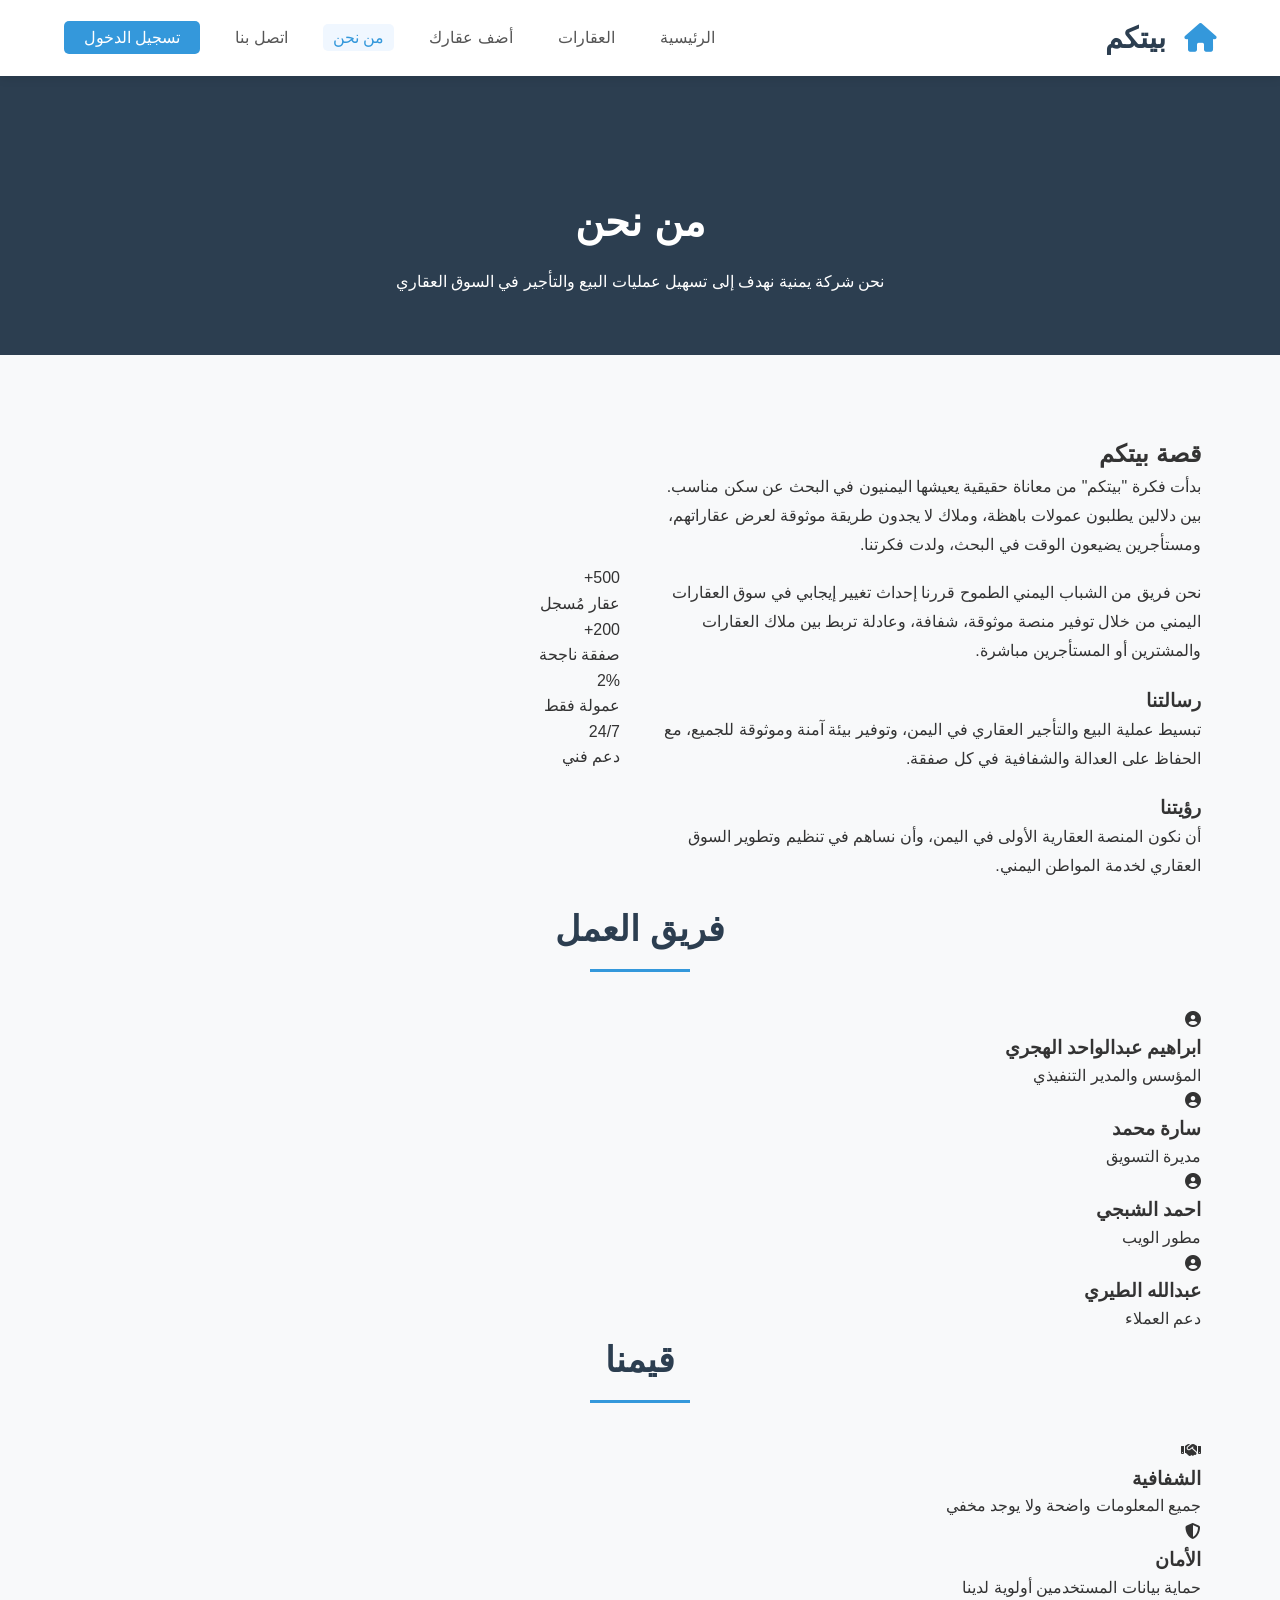
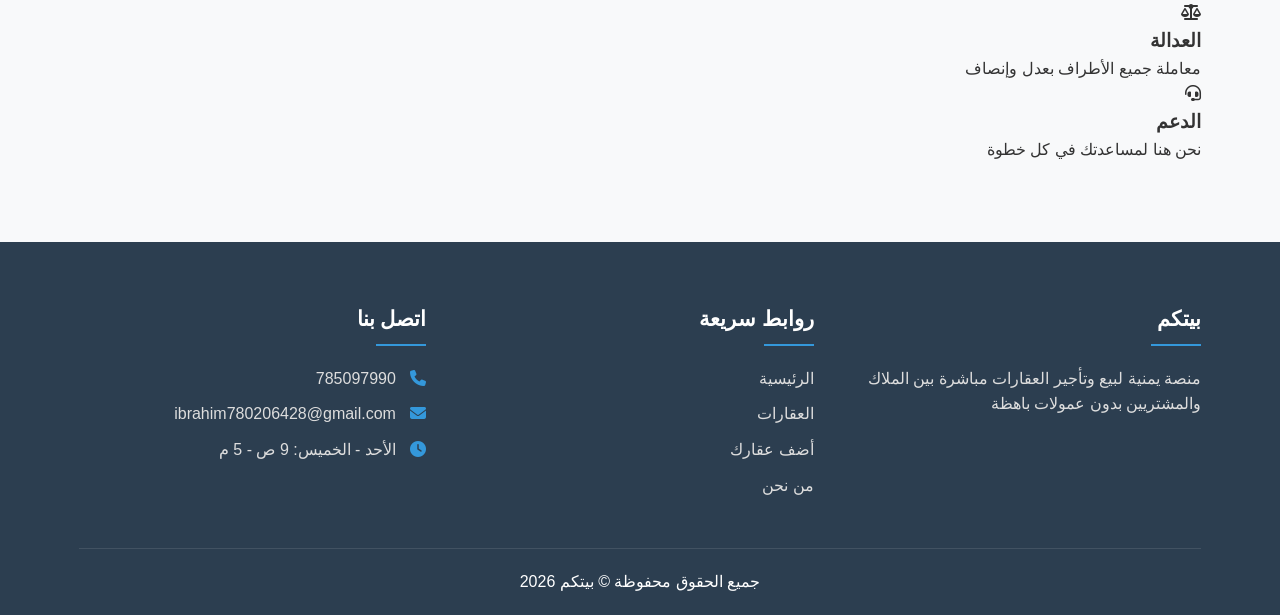
<file: about.html>
<!DOCTYPE html>
<html lang="ar" dir="rtl">
<head>
    <meta charset="UTF-8">
    <meta name="viewport" content="width=device-width, initial-scale=1.0">
    <title>من نحن - بيتكم</title>
    <link rel="stylesheet" href="css/style.css">
    <link rel="stylesheet" href="https://cdnjs.cloudflare.com/ajax/libs/font-awesome/6.4.0/css/all.min.css">
</head>
<body>
    <!-- شريط التنقل -->
    <nav class="navbar">
        <div class="container">
            <div class="logo">
                <h1><i class="fas fa-home"></i> بيتكم</h1>
            </div>
            <ul class="nav-links">
                <li><a href="index.html">الرئيسية</a></li>
                <li><a href="properties.html">العقارات</a></li>
                <li><a href="add-property.html">أضف عقارك</a></li>
                <li><a href="about.html" class="active">من نحن</a></li>
                <li><a href="contact.html">اتصل بنا</a></li>
                <li><a href="login.html" class="btn-login">تسجيل الدخول</a></li>
            </ul>
            <div class="menu-toggle">
                <i class="fas fa-bars"></i>
            </div>
        </div>
    </nav>

    <!-- رأس الصفحة -->
    <div class="page-header">
        <div class="container">
            <h1>من نحن</h1>
            <p>نحن شركة يمنية نهدف إلى تسهيل عمليات البيع والتأجير في السوق العقاري</p>
        </div>
    </div>

    <!-- محتوى صفحة من نحن -->
    <div class="content-section">
        <div class="container">
            <div class="about-content">
                <div class="about-text">
                    <h2>قصة بيتكم</h2>
                    <p>بدأت فكرة "بيتكم" من معاناة حقيقية يعيشها اليمنيون في البحث عن سكن مناسب. بين دلالين يطلبون عمولات باهظة، وملاك لا يجدون طريقة موثوقة لعرض عقاراتهم، ومستأجرين يضيعون الوقت في البحث، ولدت فكرتنا.</p>
                    
                    <p>نحن فريق من الشباب اليمني الطموح قررنا إحداث تغيير إيجابي في سوق العقارات اليمني من خلال توفير منصة موثوقة، شفافة، وعادلة تربط بين ملاك العقارات والمشترين أو المستأجرين مباشرة.</p>
                    
                    <h3>رسالتنا</h3>
                    <p>تبسيط عملية البيع والتأجير العقاري في اليمن، وتوفير بيئة آمنة وموثوقة للجميع، مع الحفاظ على العدالة والشفافية في كل صفقة.</p>
                    
                    <h3>رؤيتنا</h3>
                    <p>أن نكون المنصة العقارية الأولى في اليمن، وأن نساهم في تنظيم وتطوير السوق العقاري لخدمة المواطن اليمني.</p>
                </div>
                
                <div class="about-stats">
                    <div class="stat-card">
                        <div class="stat-number">500+</div>
                        <div class="stat-text">عقار مُسجل</div>
                    </div>
                    
                    <div class="stat-card">
                        <div class="stat-number">200+</div>
                        <div class="stat-text">صفقة ناجحة</div>
                    </div>
                    
                    <div class="stat-card">
                        <div class="stat-number">2%</div>
                        <div class="stat-text">عمولة فقط</div>
                    </div>
                    
                    <div class="stat-card">
                        <div class="stat-number">24/7</div>
                        <div class="stat-text">دعم فني</div>
                    </div>
                </div>
            </div>
            
            <!-- فريق العمل -->
            <div class="team-section">
                <h2 class="section-title">فريق العمل</h2>
                <div class="team-grid">
                    <div class="team-member">
                        <div class="member-img">
                            <i class="fas fa-user-circle"></i>
                        </div>
                        <h3>ابراهيم عبدالواحد الهجري</h3>
                        <p>المؤسس والمدير التنفيذي</p>
                    </div>
                    
                    <div class="team-member">
                        <div class="member-img">
                            <i class="fas fa-user-circle"></i>
                        </div>
                        <h3>سارة محمد</h3>
                        <p>مديرة التسويق</p>
                    </div>
                    
                    <div class="team-member">
                        <div class="member-img">
                            <i class="fas fa-user-circle"></i>
                        </div>
                        <h3>احمد الشبجي</h3>
                        <p>مطور الويب</p>
                    </div>
                    
                    <div class="team-member">
                        <div class="member-img">
                            <i class="fas fa-user-circle"></i>
                        </div>
                        <h3>عبدالله الطيري</h3>
                        <p>دعم العملاء</p>
                    </div>
                </div>
            </div>
            
            <!-- القيم -->
            <div class="values-section">
                <h2 class="section-title">قيمنا</h2>
                <div class="values-grid">
                    <div class="value-card">
                        <i class="fas fa-handshake"></i>
                        <h3>الشفافية</h3>
                        <p>جميع المعلومات واضحة ولا يوجد مخفي</p>
                    </div>
                    
                    <div class="value-card">
                        <i class="fas fa-shield-alt"></i>
                        <h3>الأمان</h3>
                        <p>حماية بيانات المستخدمين أولوية لدينا</p>
                    </div>
                    
                    <div class="value-card">
                        <i class="fas fa-balance-scale"></i>
                        <h3>العدالة</h3>
                        <p>معاملة جميع الأطراف بعدل وإنصاف</p>
                    </div>
                    
                    <div class="value-card">
                        <i class="fas fa-headset"></i>
                        <h3>الدعم</h3>
                        <p>نحن هنا لمساعدتك في كل خطوة</p>
                    </div>
                </div>
            </div>
        </div>
    </div>

    <!-- الفوتر -->
    <footer>
        <div class="container">
            <div class="footer-content">
                <div class="footer-section">
                    <h3>بيتكم</h3>
                    <p>منصة يمنية لبيع وتأجير العقارات مباشرة بين الملاك والمشتريين بدون عمولات باهظة</p>
                </div>
                
                <div class="footer-section">
                    <h3>روابط سريعة</h3>
                    <ul>
                        <li><a href="index.html">الرئيسية</a></li>
                        <li><a href="properties.html">العقارات</a></li>
                        <li><a href="add-property.html">أضف عقارك</a></li>
                        <li><a href="about.html">من نحن</a></li>
                    </ul>
                </div>
                
                <div class="footer-section">
                    <h3>اتصل بنا</h3>
                    <p><i class="fas fa-phone"></i> 785097990</p>
                    <p><i class="fas fa-envelope"></i> ibrahim780206428@gmail.com</p>
                    <p><i class="fas fa-clock"></i> الأحد - الخميس: 9 ص - 5 م</p>
                </div>
            </div>
            
            <div class="footer-bottom">
                <p>جميع الحقوق محفوظة &copy; بيتكم 2026</p>
            </div>
        </div>
    </footer>

    <script src="js/main.js"></script>
</body>
</html>
</file>
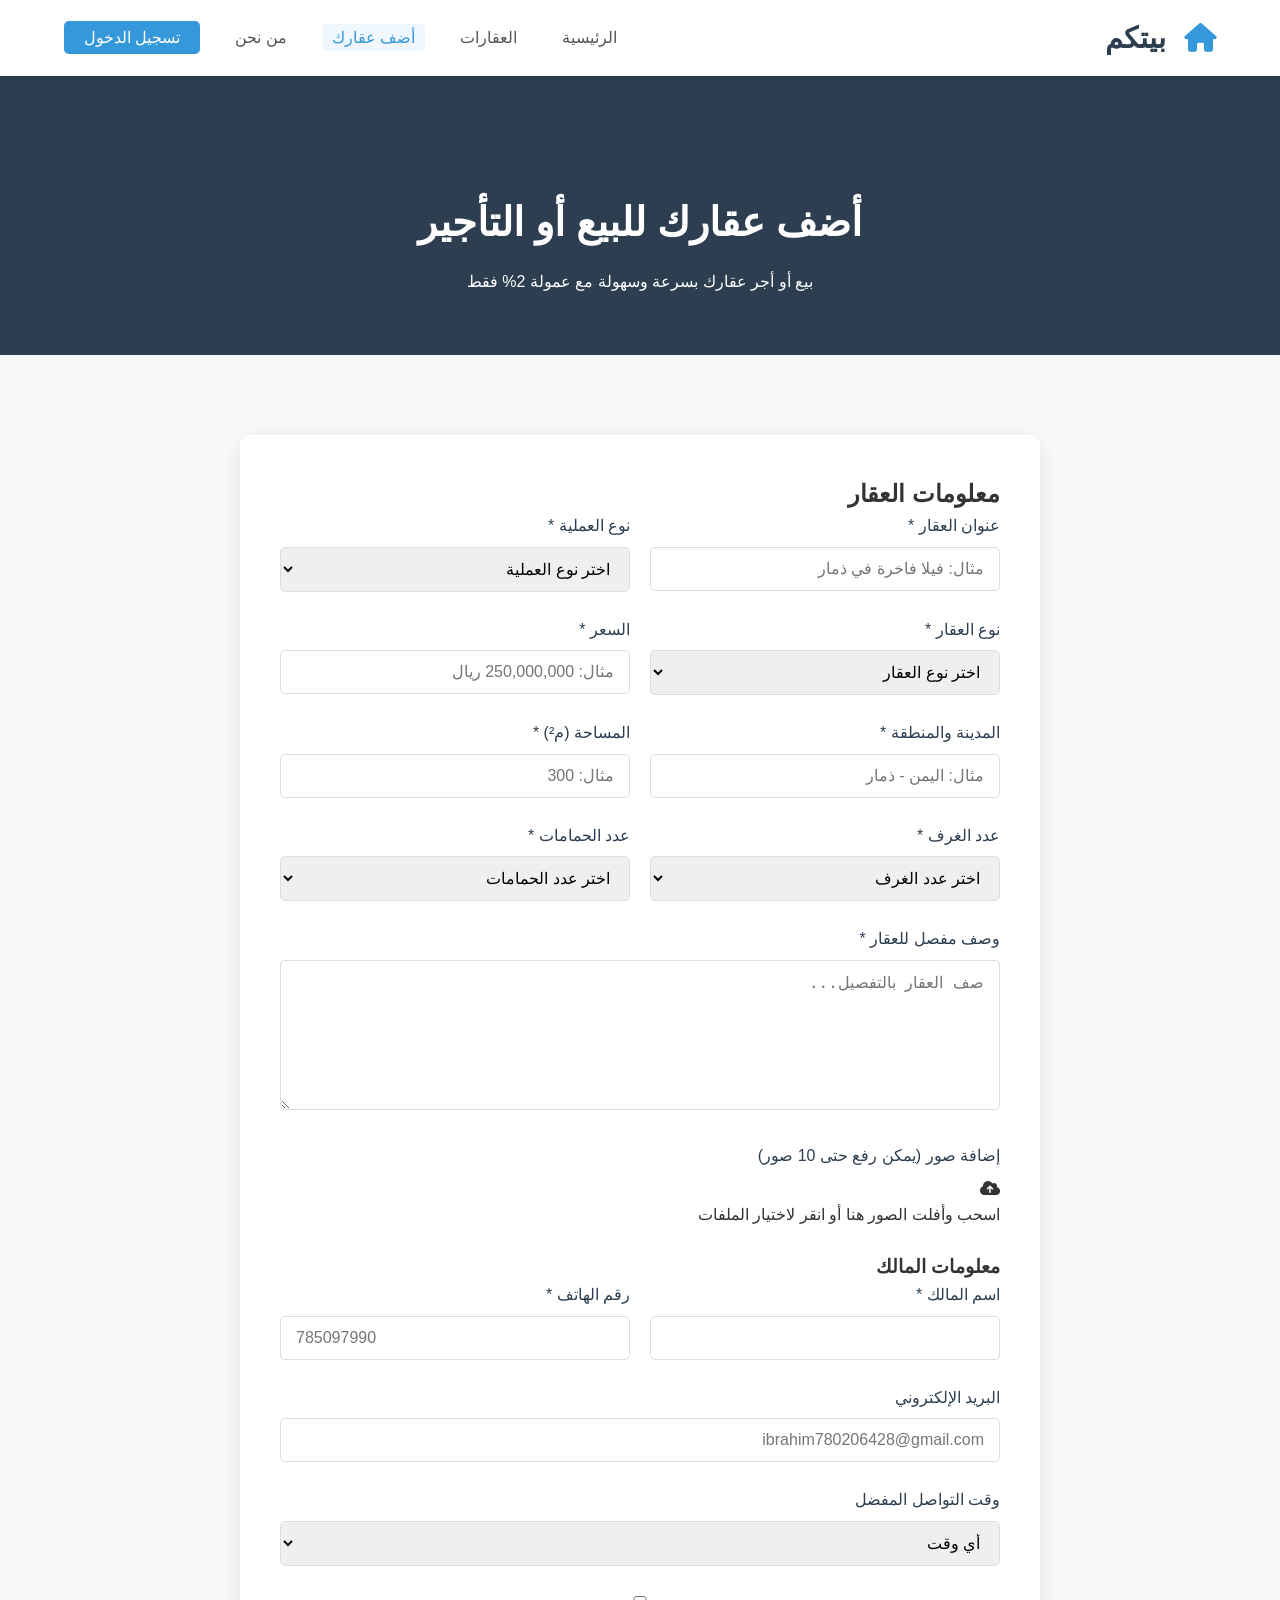
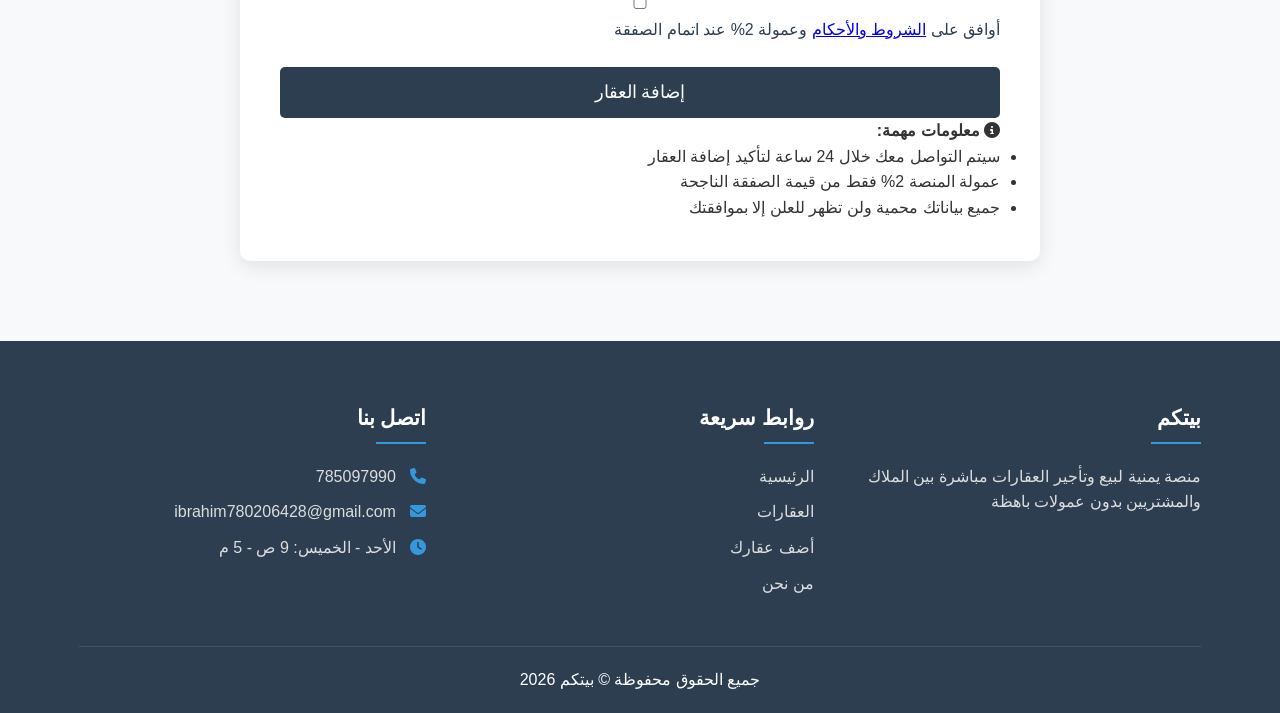
<file: add-property.html>
<!DOCTYPE html>
<html lang="ar" dir="rtl">
<head>
    <meta charset="UTF-8">
    <meta name="viewport" content="width=device-width, initial-scale=1.0">
    <title>أضف عقارك - بيتكم</title>
    <link rel="stylesheet" href="css/style.css">
    <link rel="stylesheet" href="https://cdnjs.cloudflare.com/ajax/libs/font-awesome/6.4.0/css/all.min.css">
</head>
<body>
    <!-- شريط التنقل -->
    <nav class="navbar">
        <div class="container">
            <div class="logo">
                <h1><i class="fas fa-home"></i> بيتكم</h1>
            </div>
            <ul class="nav-links">
                <li><a href="index.html">الرئيسية</a></li>
                <li><a href="properties.html">العقارات</a></li>
                <li><a href="add-property.html" class="active">أضف عقارك</a></li>
                <li><a href="about.html">من نحن</a></li>
                <li><a href="login.html" class="btn-login">تسجيل الدخول</a></li>
            </ul>
            <div class="menu-toggle">
                <i class="fas fa-bars"></i>
            </div>
        </div>
    </nav>

    <!-- رأس الصفحة -->
    <div class="page-header">
        <div class="container">
            <h1>أضف عقارك للبيع أو التأجير</h1>
            <p>بيع أو أجر عقارك بسرعة وسهولة مع عمولة 2% فقط</p>
        </div>
    </div>

    <!-- نموذج إضافة عقار -->
    <div class="content-section">
        <div class="container">
            <div class="form-container">
                <h2>معلومات العقار</h2>
                <form id="addPropertyForm">
                    <div class="form-row">
                        <div class="form-group">
                            <label for="title">عنوان العقار *</label>
                            <input type="text" id="title" required placeholder="مثال: فيلا فاخرة في ذمار">
                        </div>
                        
                        <div class="form-group">
                            <label for="operation">نوع العملية *</label>
                            <select id="operation" required>
                                <option value="">اختر نوع العملية</option>
                                <option value="بيع">بيع</option>
                                <option value="تأجير">تأجير</option>
                            </select>
                        </div>
                    </div>
                    
                    <div class="form-row">
                        <div class="form-group">
                            <label for="propertyType">نوع العقار *</label>
                            <select id="propertyType" required>
                                <option value="">اختر نوع العقار</option>
                                <option value="بيت">بيت</option>
                                <option value="شقة">شقة</option>
                                <option value="فيلا">فيلا</option>
                                <option value="أرض">أرض</option>
                                <option value="محل">محل تجاري</option>
                            </select>
                        </div>
                        
                        <div class="form-group">
                            <label for="price">السعر *</label>
                            <input type="text" id="price" required placeholder="مثال: 250,000,000 ريال">
                        </div>
                    </div>
                    
                    <div class="form-row">
                        <div class="form-group">
                            <label for="location">المدينة والمنطقة *</label>
                            <input type="text" id="location" required placeholder="مثال: اليمن - ذمار">
                        </div>
                        
                        <div class="form-group">
                            <label for="area">المساحة (م²) *</label>
                            <input type="text" id="area" required placeholder="مثال: 300">
                        </div>
                    </div>
                    
                    <div class="form-row">
                        <div class="form-group">
                            <label for="rooms">عدد الغرف *</label>
                            <select id="rooms" required>
                                <option value="">اختر عدد الغرف</option>
                                <option value="1">1 غرفة</option>
                                <option value="2">2 غرف</option>
                                <option value="3">3 غرف</option>
                                <option value="4">4 غرف</option>
                                <option value="5+">5 غرف وأكثر</option>
                            </select>
                        </div>
                        
                        <div class="form-group">
                            <label for="bathrooms">عدد الحمامات *</label>
                            <select id="bathrooms" required>
                                <option value="">اختر عدد الحمامات</option>
                                <option value="1">1 حمام</option>
                                <option value="2">2 حمام</option>
                                <option value="3">3 حمامات</option>
                                <option value="4+">4 حمامات وأكثر</option>
                            </select>
                        </div>
                    </div>
                    
                    <div class="form-group">
                        <label for="description">وصف مفصل للعقار *</label>
                        <textarea id="description" required placeholder="صف العقار بالتفصيل..."></textarea>
                    </div>
                    
                    <div class="form-group">
                        <label>إضافة صور (يمكن رفع حتى 10 صور)</label>
                        <div class="upload-area" id="uploadArea">
                            <i class="fas fa-cloud-upload-alt"></i>
                            <p>اسحب وأفلت الصور هنا أو انقر لاختيار الملفات</p>
                            <input type="file" id="imageUpload" accept="image/*" multiple style="display: none;">
                        </div>
                        <div id="imagePreview"></div>
                    </div>
                    
                    <h3>معلومات المالك</h3>
                    
                    <div class="form-row">
                        <div class="form-group">
                            <label for="ownerName">اسم المالك *</label>
                            <input type="text" id="ownerName" required>
                        </div>
                        
                        <div class="form-group">
                            <label for="ownerPhone">رقم الهاتف *</label>
                            <input type="tel" id="ownerPhone" required placeholder="785097990">
                        </div>
                    </div>
                    
                    <div class="form-group">
                        <label for="ownerEmail">البريد الإلكتروني</label>
                        <input type="email" id="ownerEmail" placeholder="ibrahim780206428@gmail.com">
                    </div>
                    
                    <div class="form-group">
                        <label for="contactTime">وقت التواصل المفضل</label>
                        <select id="contactTime">
                            <option value="">أي وقت</option>
                            <option value="صباحاً">صباحاً (9 ص - 12 م)</option>
                            <option value="ظهراً">ظهراً (12 - 4 م)</option>
                            <option value="مساءً">مساءً (4 - 8 م)</option>
                        </select>
                    </div>
                    
                    <div class="form-group terms">
                        <input type="checkbox" id="terms" required>
                        <label for="terms">أوافق على <a href="terms.html">الشروط والأحكام</a> وعمولة 2% عند اتمام الصفقة</label>
                    </div>
                    
                    <button type="submit" class="btn-submit">إضافة العقار</button>
                </form>
                
                <div class="form-info">
                    <h4><i class="fas fa-info-circle"></i> معلومات مهمة:</h4>
                    <ul>
                        <li>سيتم التواصل معك خلال 24 ساعة لتأكيد إضافة العقار</li>
                        <li>عمولة المنصة 2% فقط من قيمة الصفقة الناجحة</li>
                        <li>جميع بياناتك محمية ولن تظهر للعلن إلا بموافقتك</li>
                    </ul>
                </div>
            </div>
        </div>
    </div>

    <!-- الفوتر -->
    <footer>
        <div class="container">
            <div class="footer-content">
                <div class="footer-section">
                    <h3>بيتكم</h3>
                    <p>منصة يمنية لبيع وتأجير العقارات مباشرة بين الملاك والمشتريين بدون عمولات باهظة</p>
                </div>
                
                <div class="footer-section">
                    <h3>روابط سريعة</h3>
                    <ul>
                        <li><a href="index.html">الرئيسية</a></li>
                        <li><a href="properties.html">العقارات</a></li>
                        <li><a href="add-property.html">أضف عقارك</a></li>
                        <li><a href="about.html">من نحن</a></li>
                    </ul>
                </div>
                
                <div class="footer-section">
                    <h3>اتصل بنا</h3>
                    <p><i class="fas fa-phone"></i> 785097990</p>
                    <p><i class="fas fa-envelope"></i> ibrahim780206428@gmail.com</p>
                    <p><i class="fas fa-clock"></i> الأحد - الخميس: 9 ص - 5 م</p>
                </div>
            </div>
            
            <div class="footer-bottom">
                <p>جميع الحقوق محفوظة &copy; بيتكم 2026</p>
            </div>
        </div>
    </footer>

    <script src="js/main.js"></script>
    <script src="js/form-validation.js"></script>
</body>
</html>
</file>
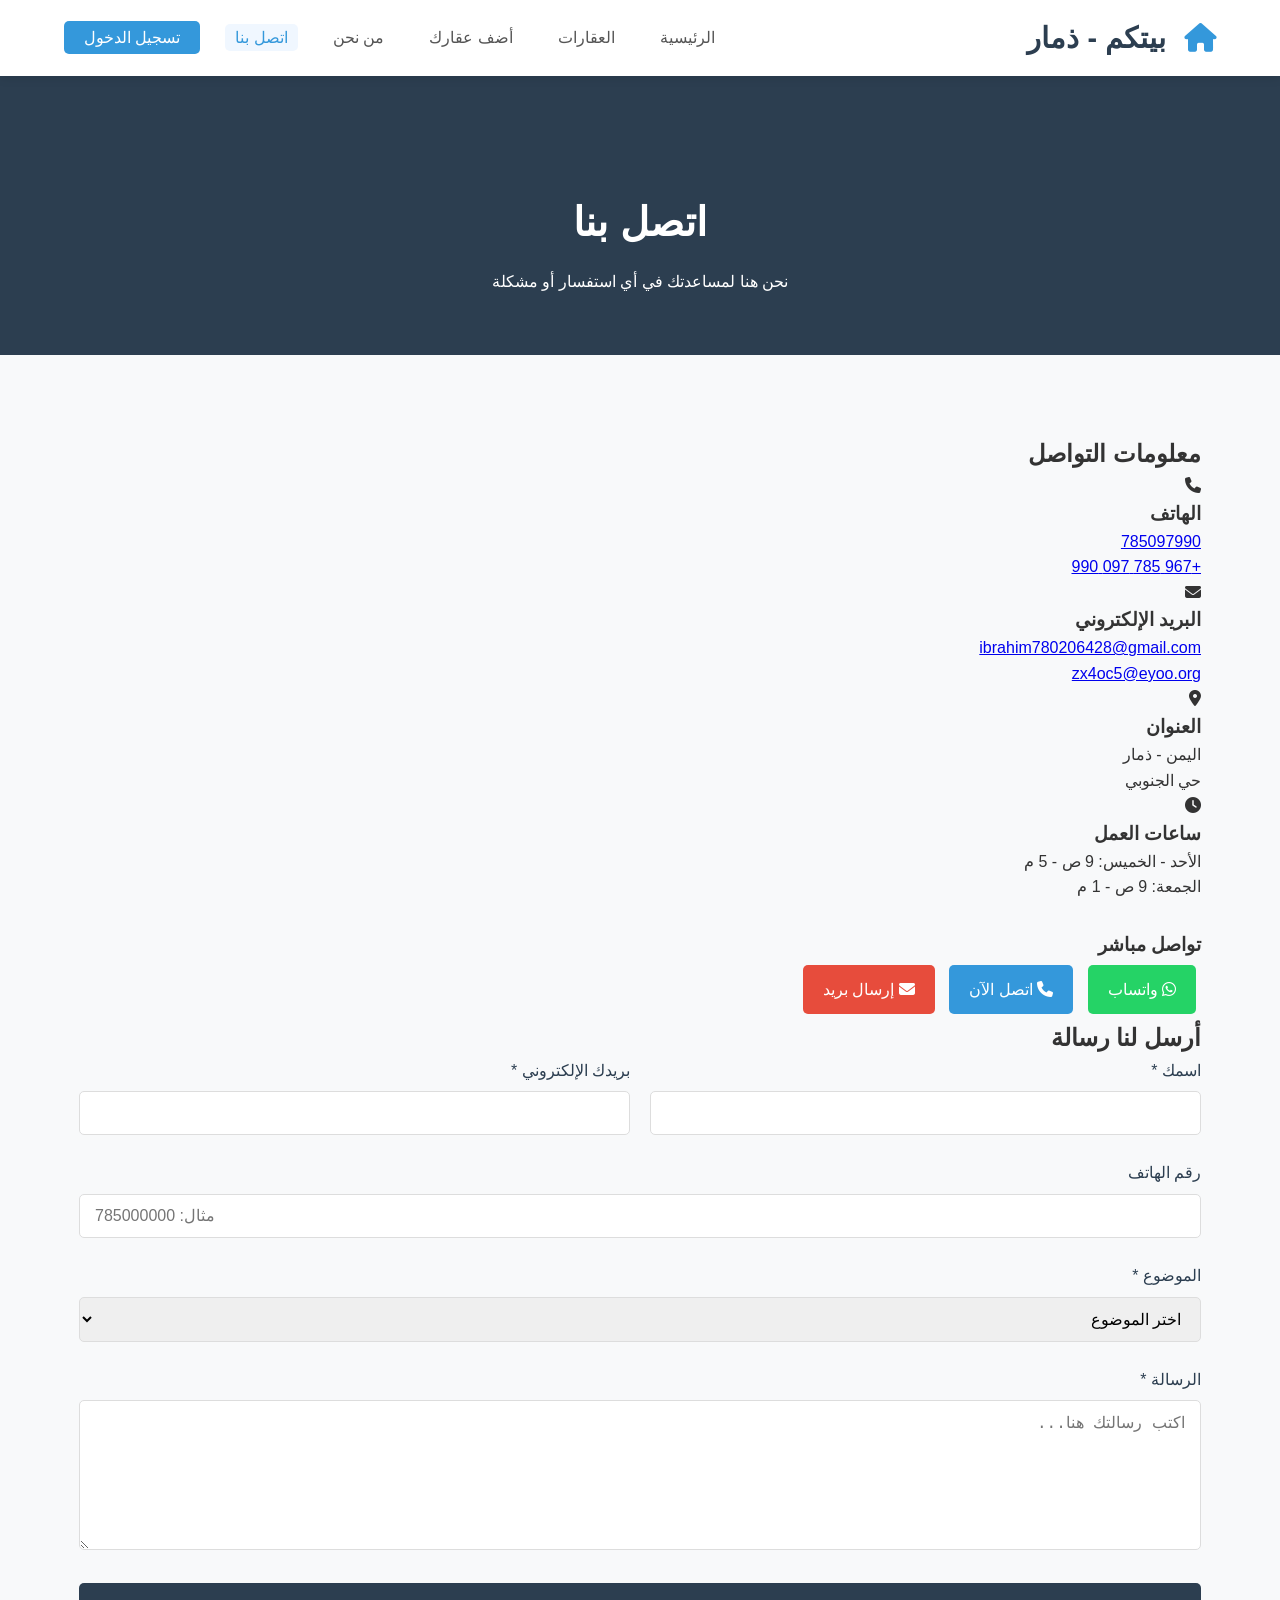
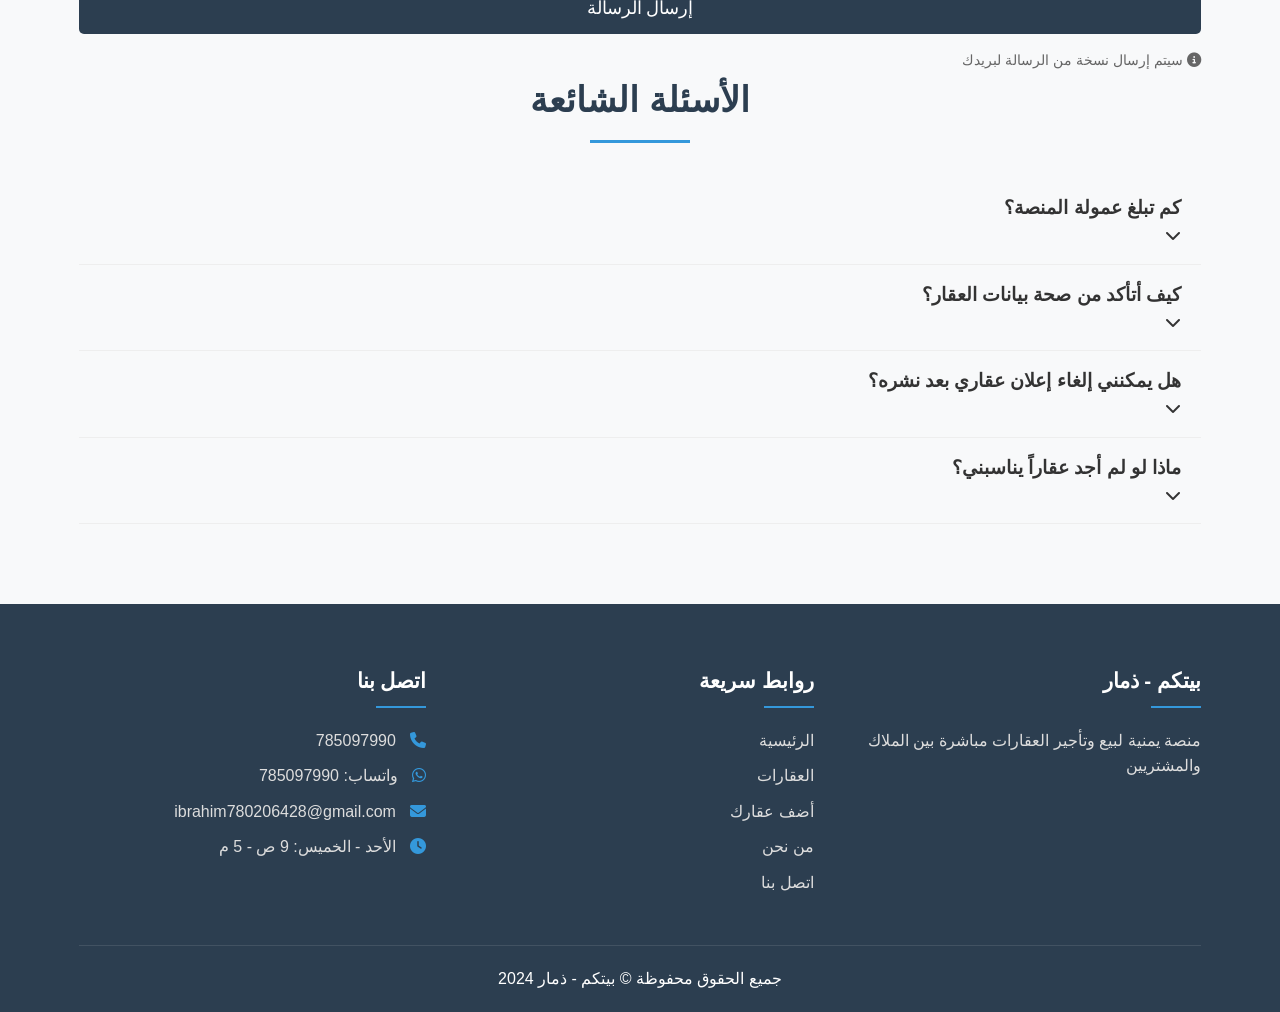
<file: contact.html>
<!DOCTYPE html>
<html lang="ar" dir="rtl">
<head>
    <meta charset="UTF-8">
    <meta name="viewport" content="width=device-width, initial-scale=1.0">
    <title>اتصل بنا - بيتكم - ذمار</title>
    <link rel="stylesheet" href="css/style.css">
    <link rel="stylesheet" href="https://cdnjs.cloudflare.com/ajax/libs/font-awesome/6.4.0/css/all.min.css">
</head>
<body>
    <!-- شريط التنقل -->
    <nav class="navbar">
        <div class="container">
            <div class="logo">
                <h1><i class="fas fa-home"></i> بيتكم - ذمار</h1>
            </div>
            <ul class="nav-links">
                <li><a href="index.html">الرئيسية</a></li>
                <li><a href="properties.html">العقارات</a></li>
                <li><a href="add-property.html">أضف عقارك</a></li>
                <li><a href="about.html">من نحن</a></li>
                <li><a href="contact.html" class="active">اتصل بنا</a></li>
                <li><a href="login.html" class="btn-login">تسجيل الدخول</a></li>
            </ul>
            <div class="menu-toggle">
                <i class="fas fa-bars"></i>
            </div>
        </div>
    </nav>

    <!-- رأس الصفحة -->
    <div class="page-header">
        <div class="container">
            <h1>اتصل بنا</h1>
            <p>نحن هنا لمساعدتك في أي استفسار أو مشكلة</p>
        </div>
    </div>

    <!-- محتوى صفحة اتصل بنا -->
    <div class="content-section">
        <div class="container">
            <div class="contact-content">
                <div class="contact-info">
                    <h2>معلومات التواصل</h2>
                    
                    <div class="info-card">
                        <div class="info-icon">
                            <i class="fas fa-phone"></i>
                        </div>
                        <div class="info-text">
                            <h3>الهاتف</h3>
                            <p><a href="tel:785097990">785097990</a></p>
                            <p><a href="tel:00967785097990">+967 785 097 990</a></p>
                        </div>
                    </div>
                    
                    <div class="info-card">
                        <div class="info-icon">
                            <i class="fas fa-envelope"></i>
                        </div>
                        <div class="info-text">
                            <h3>البريد الإلكتروني</h3>
                            <p><a href="mailto:ibrahim780206428@gmail.com">ibrahim780206428@gmail.com</a></p>
                            <p><a href="mailto:zx4oc5@eyoo.org">zx4oc5@eyoo.org</a></p>
                        </div>
                    </div>
                    
                    <div class="info-card">
                        <div class="info-icon">
                            <i class="fas fa-map-marker-alt"></i>
                        </div>
                        <div class="info-text">
                            <h3>العنوان</h3>
                            <p>اليمن - ذمار</p>
                            <p>حي الجنوبي</p>
                        </div>
                    </div>
                    
                    <div class="info-card">
                        <div class="info-icon">
                            <i class="fas fa-clock"></i>
                        </div>
                        <div class="info-text">
                            <h3>ساعات العمل</h3>
                            <p>الأحد - الخميس: 9 ص - 5 م</p>
                            <p>الجمعة: 9 ص - 1 م</p>
                        </div>
                    </div>
                    
                    <!-- إضافة أزرار التواصل المباشر -->
                    <div class="direct-contact-buttons" style="margin-top: 30px;">
                        <h3>تواصل مباشر</h3>
                        <div class="contact-buttons">
                            <a href="https://wa.me/967785097990" class="whatsapp-btn" target="_blank" style="background: #25D366; color: white; padding: 12px 20px; border-radius: 5px; text-decoration: none; display: inline-block; margin: 5px;">
                                <i class="fab fa-whatsapp"></i> واتساب
                            </a>
                            <a href="tel:785097990" class="phone-btn" style="background: #3498db; color: white; padding: 12px 20px; border-radius: 5px; text-decoration: none; display: inline-block; margin: 5px;">
                                <i class="fas fa-phone"></i> اتصل الآن
                            </a>
                            <a href="mailto:ibrahim780206428@gmail.com" class="email-btn" style="background: #e74c3c; color: white; padding: 12px 20px; border-radius: 5px; text-decoration: none; display: inline-block; margin: 5px;">
                                <i class="fas fa-envelope"></i> إرسال بريد
                            </a>
                        </div>
                    </div>
                </div>
                
                <!-- نموذج الاتصال الحقيقي -->
                <div class="contact-form-container">
                    <h2>أرسل لنا رسالة</h2>
                    <form id="contactForm" action="https://formsubmit.co/ibrahim780206428@gmail.com" method="POST">
                        <!-- إعدادات FormSubmit -->
                        <input type="hidden" name="_cc" value="zx4oc5@eyoo.org">
                        <input type="hidden" name="_subject" value="رسالة جديدة من موقع بيتكم - ذمار">
                        <input type="hidden" name="_autoresponse" value="شكراً لتواصلك مع موقع بيتكم - ذمار. سنرد عليك خلال 24 ساعة. للتواصل المباشر: 785097990">
                        <input type="text" name="_honey" style="display:none">
                        <input type="hidden" name="_captcha" value="false">
                        
                        <div class="form-row">
                            <div class="form-group">
                                <label for="contactName">اسمك *</label>
                                <input type="text" id="contactName" name="name" required>
                            </div>
                            
                            <div class="form-group">
                                <label for="contactEmail">بريدك الإلكتروني *</label>
                                <input type="email" id="contactEmail" name="email" required>
                            </div>
                        </div>
                        
                        <div class="form-group">
                            <label for="contactPhone">رقم الهاتف</label>
                            <input type="tel" id="contactPhone" name="phone" placeholder="مثال: 785000000">
                        </div>
                        
                        <div class="form-group">
                            <label for="subject">الموضوع *</label>
                            <select id="subject" name="subject" required>
                                <option value="">اختر الموضوع</option>
                                <option value="عقار للبيع">عقار للبيع</option>
                                <option value="عقار للإيجار">عقار للإيجار</option>
                                <option value="استفسار عن عقار">استفسار عن عقار</option>
                                <option value="شكوى">شكوى</option>
                                <option value="اقتراح">اقتراح</option>
                                <option value="شراكة">شراكة</option>
                                <option value="أخرى">أخرى</option>
                            </select>
                        </div>
                        
                        <div class="form-group">
                            <label for="message">الرسالة *</label>
                            <textarea id="message" name="message" required placeholder="اكتب رسالتك هنا..."></textarea>
                        </div>
                        
                        <button type="submit" class="btn-submit">إرسال الرسالة</button>
                        
                        <div class="form-note" style="margin-top: 15px; font-size: 0.9rem; color: #666;">
                            <p><i class="fas fa-info-circle"></i> سيتم إرسال نسخة من الرسالة لبريدك</p>
                        </div>
                    </form>
                </div>
            </div>
            
            <!-- الأسئلة الشائعة -->
            <div class="faq-section">
                <h2 class="section-title">الأسئلة الشائعة</h2>
                
                <div class="faq-item">
                    <div class="faq-question">
                        <h3>كم تبلغ عمولة المنصة؟</h3>
                        <i class="fas fa-chevron-down"></i>
                    </div>
                    <div class="faq-answer">
                        <p>عمولة المنصة 2% فقط من قيمة الصفقة الناجحة، وهي من أقل العمولات في السوق اليمني.</p>
                    </div>
                </div>
                
                <div class="faq-item">
                    <div class="faq-question">
                        <h3>كيف أتأكد من صحة بيانات العقار؟</h3>
                        <i class="fas fa-chevron-down"></i>
                    </div>
                    <div class="faq-answer">
                        <p>لدينا فريق مختص يتأكد من صحة كل عقار قبل نشره، ونتحقق من وثائق الملكية ونتواصل مع المالك مباشرة.</p>
                    </div>
                </div>
                
                <div class="faq-item">
                    <div class="faq-question">
                        <h3>هل يمكنني إلغاء إعلان عقاري بعد نشره؟</h3>
                        <i class="fas fa-chevron-down"></i>
                    </div>
                    <div class="faq-answer">
                        <p>نعم، يمكنك إلغاء أو تعديل إعلانك في أي وقت من خلال لوحة التحكم الخاصة بك.</p>
                    </div>
                </div>
                
                <div class="faq-item">
                    <div class="faq-question">
                        <h3>ماذا لو لم أجد عقاراً يناسبني؟</h3>
                        <i class="fas fa-chevron-down"></i>
                    </div>
                    <div class="faq-answer">
                        <p>يمكنك استخدام خدمة "طلب خاص" حيث نبحث لك عن العقار المناسب وفقاً لمتطلباتك.</p>
                    </div>
                </div>
            </div>
        </div>
    </div>

    <!-- الفوتر -->
    <footer>
        <div class="container">
            <div class="footer-content">
                <div class="footer-section">
                    <h3>بيتكم - ذمار</h3>
                    <p>منصة يمنية لبيع وتأجير العقارات مباشرة بين الملاك والمشتريين</p>
                </div>
                
                <div class="footer-section">
                    <h3>روابط سريعة</h3>
                    <ul>
                        <li><a href="index.html">الرئيسية</a></li>
                        <li><a href="properties.html">العقارات</a></li>
                        <li><a href="add-property.html">أضف عقارك</a></li>
                        <li><a href="about.html">من نحن</a></li>
                        <li><a href="contact.html">اتصل بنا</a></li>
                    </ul>
                </div>
                
                <div class="footer-section">
                    <h3>اتصل بنا</h3>
                    <p><i class="fas fa-phone"></i> <a href="tel:785097990">785097990</a></p>
                    <p><i class="fab fa-whatsapp"></i> <a href="https://wa.me/967785097990" target="_blank">واتساب: 785097990</a></p>
                    <p><i class="fas fa-envelope"></i> <a href="mailto:ibrahim780206428@gmail.com">ibrahim780206428@gmail.com</a></p>
                    <p><i class="fas fa-clock"></i> الأحد - الخميس: 9 ص - 5 م</p>
                </div>
            </div>
            
            <div class="footer-bottom">
                <p>جميع الحقوق محفوظة &copy; بيتكم - ذمار 2024</p>
            </div>
        </div>
    </footer>

    <!-- الجافاسكريبت البسيط -->
    <script>
        // جعل الأسئلة الشائعة تفاعلية
        document.addEventListener('DOMContentLoaded', function() {
            const faqItems = document.querySelectorAll('.faq-item');
            
            faqItems.forEach(item => {
                const question = item.querySelector('.faq-question');
                
                question.addEventListener('click', function() {
                    // إغلاق جميع العناصر الأخرى
                    faqItems.forEach(otherItem => {
                        if (otherItem !== item) {
                            otherItem.classList.remove('active');
                        }
                    });
                    
                    // فتح/إغلاق العنصر الحالي
                    item.classList.toggle('active');
                });
            });
            
            // إضافة تنسيق للأسئلة الشائعة
            const style = document.createElement('style');
            style.textContent = `
                .faq-answer {
                    max-height: 0;
                    overflow: hidden;
                    transition: max-height 0.3s ease;
                    padding: 0 20px;
                }
                .faq-item.active .faq-answer {
                    max-height: 200px;
                    padding-bottom: 20px;
                }
                .faq-question {
                    cursor: pointer;
                    padding: 15px 20px;
                    border-bottom: 1px solid #eee;
                }
                .faq-question:hover {
                    background-color: #f8f9fa;
                }
            `;
            document.head.appendChild(style);
            
            // رسالة نجاح عند إرسال النموذج
            const contactForm = document.getElementById('contactForm');
            if (contactForm) {
                contactForm.addEventListener('submit', function(e) {
                    // السماح للنموذج بالإرسال إلى FormSubmit
                    // سيبعث FormSubmit رسالة تأكيد تلقائياً
                    console.log('تم إرسال النموذج');
                });
            }
            
            // إضافة أيقونات Font Awesome إذا لم تكن موجودة
            if (!document.querySelector('link[href*="font-awesome"]')) {
                const faLink = document.createElement('link');
                faLink.rel = 'stylesheet';
                faLink.href = 'https://cdnjs.cloudflare.com/ajax/libs/font-awesome/6.4.0/css/all.min.css';
                document.head.appendChild(faLink);
            }
        });
    </script>
</body>
</html>
</file>
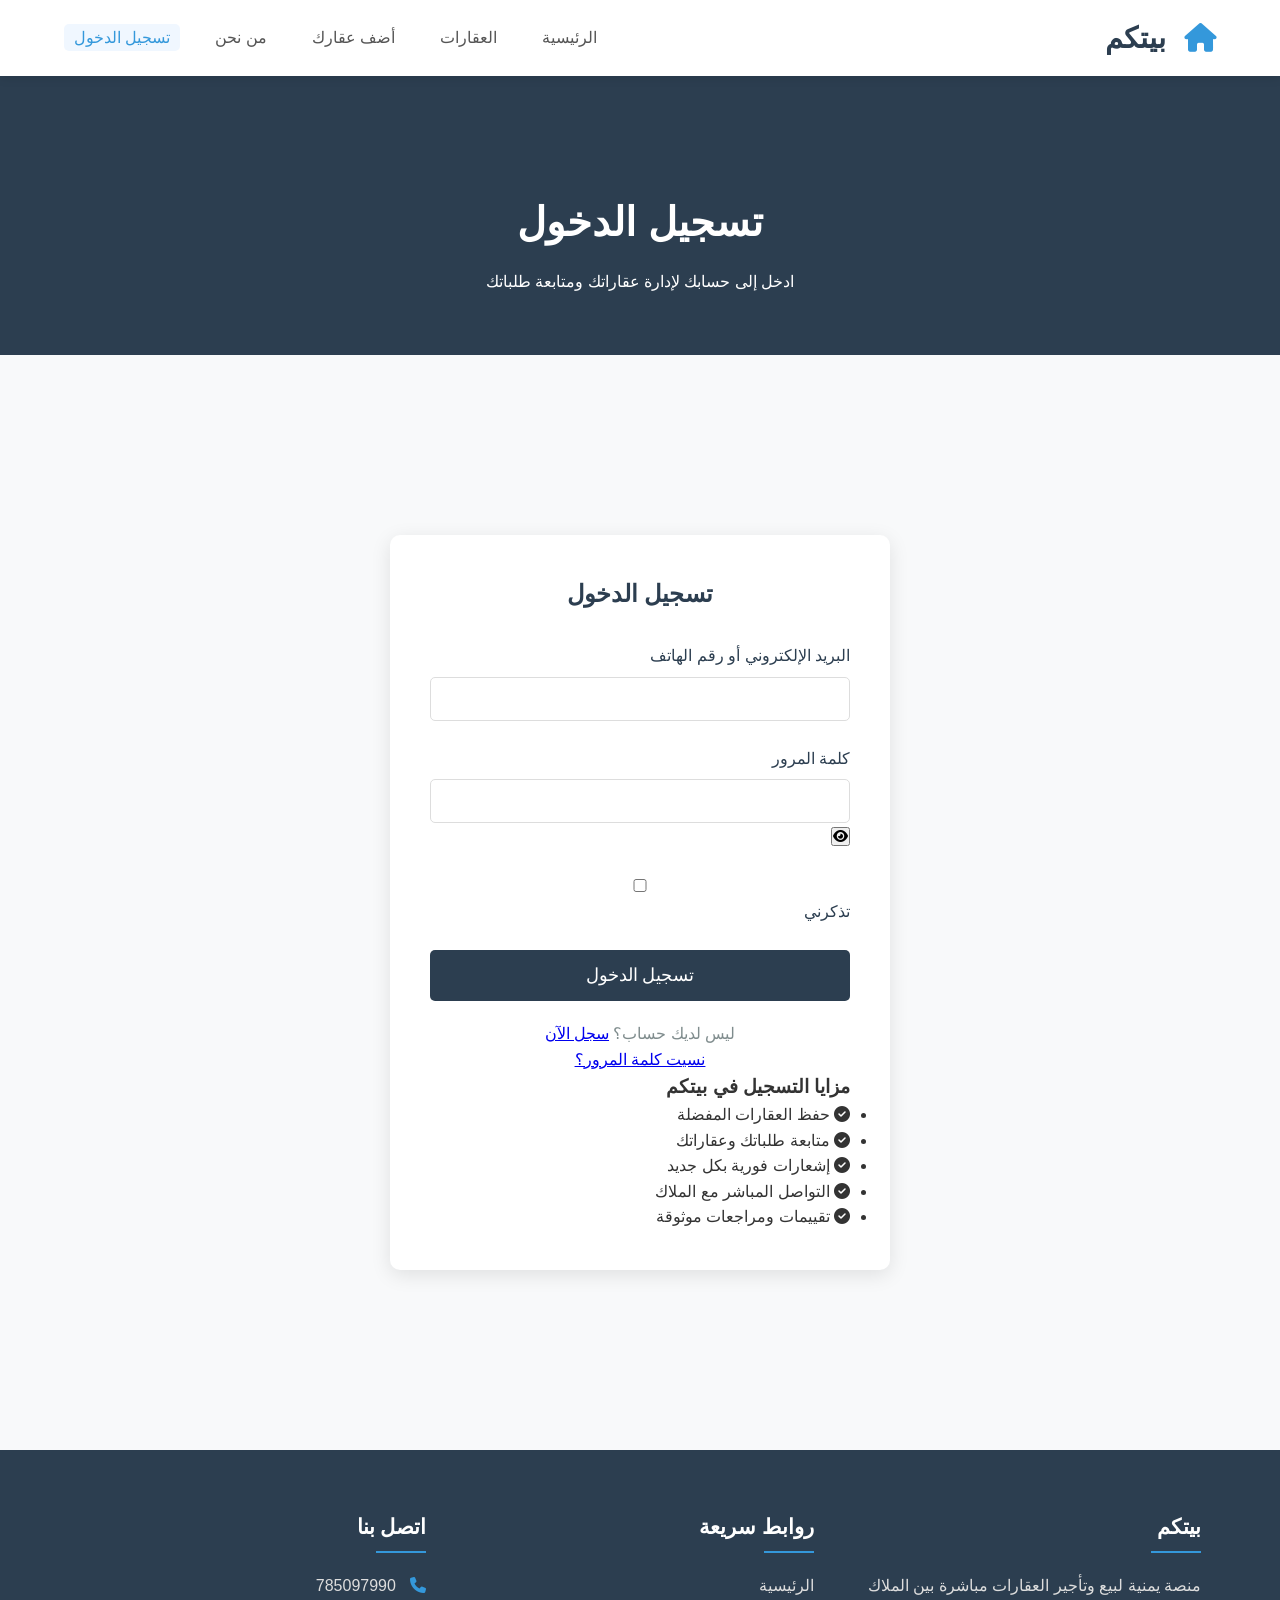
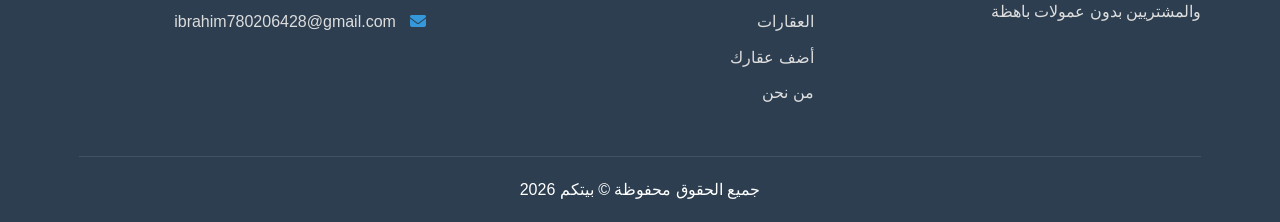
<file: login.html>
<!DOCTYPE html>
<html lang="ar" dir="rtl">
<head>
    <meta charset="UTF-8">
    <meta name="viewport" content="width=device-width, initial-scale=1.0">
    <title>تسجيل الدخول - بيتكم</title>
    <link rel="stylesheet" href="css/style.css">
    <link rel="stylesheet" href="https://cdnjs.cloudflare.com/ajax/libs/font-awesome/6.4.0/css/all.min.css">
</head>
<body>
    <!-- شريط التنقل -->
    <nav class="navbar">
        <div class="container">
            <div class="logo">
                <h1><i class="fas fa-home"></i> بيتكم</h1>
            </div>
            <ul class="nav-links">
                <li><a href="index.html">الرئيسية</a></li>
                <li><a href="properties.html">العقارات</a></li>
                <li><a href="add-property.html">أضف عقارك</a></li>
                <li><a href="about.html">من نحن</a></li>
                <li><a href="login.html" class="active">تسجيل الدخول</a></li>
            </ul>
            <div class="menu-toggle">
                <i class="fas fa-bars"></i>
            </div>
        </div>
    </nav>

    <!-- رأس الصفحة -->
    <div class="page-header">
        <div class="container">
            <h1>تسجيل الدخول</h1>
            <p>ادخل إلى حسابك لإدارة عقاراتك ومتابعة طلباتك</p>
        </div>
    </div>

    <!-- نموذج تسجيل الدخول -->
    <div class="content-section">
        <div class="container">
            <div class="login-container">
                <div class="login-form">
                    <h2>تسجيل الدخول</h2>
                    <form id="loginForm">
                        <div class="form-group">
                            <label for="loginEmail">البريد الإلكتروني أو رقم الهاتف</label>
                            <input type="text" id="loginEmail" required>
                        </div>
                        
                        <div class="form-group">
                            <label for="loginPassword">كلمة المرور</label>
                            <div class="password-input">
                                <input type="password" id="loginPassword" required>
                                <button type="button" class="toggle-password">
                                    <i class="fas fa-eye"></i>
                                </button>
                            </div>
                        </div>
                        
                        <div class="form-group remember">
                            <input type="checkbox" id="remember">
                            <label for="remember">تذكرني</label>
                        </div>
                        
                        <button type="submit" class="btn-submit">تسجيل الدخول</button>
                        
                        <div class="form-footer">
                            <p>ليس لديك حساب؟ <a href="register.html">سجل الآن</a></p>
                            <p><a href="forgot-password.html">نسيت كلمة المرور؟</a></p>
                        </div>
                    </form>
                </div>
                
                <div class="login-benefits">
                    <h3>مزايا التسجيل في بيتكم</h3>
                    <ul>
                        <li><i class="fas fa-check-circle"></i> حفظ العقارات المفضلة</li>
                        <li><i class="fas fa-check-circle"></i> متابعة طلباتك وعقاراتك</li>
                        <li><i class="fas fa-check-circle"></i> إشعارات فورية بكل جديد</li>
                        <li><i class="fas fa-check-circle"></i> التواصل المباشر مع الملاك</li>
                        <li><i class="fas fa-check-circle"></i> تقييمات ومراجعات موثوقة</li>
                    </ul>
                </div>
            </div>
        </div>
    </div>

    <!-- الفوتر -->
    <footer>
        <div class="container">
            <div class="footer-content">
                <div class="footer-section">
                    <h3>بيتكم</h3>
                    <p>منصة يمنية لبيع وتأجير العقارات مباشرة بين الملاك والمشتريين بدون عمولات باهظة</p>
                </div>
                
                <div class="footer-section">
                    <h3>روابط سريعة</h3>
                    <ul>
                        <li><a href="index.html">الرئيسية</a></li>
                        <li><a href="properties.html">العقارات</a></li>
                        <li><a href="add-property.html">أضف عقارك</a></li>
                        <li><a href="about.html">من نحن</a></li>
                    </ul>
                </div>
                
                <div class="footer-section">
                    <h3>اتصل بنا</h3>
                    <p><i class="fas fa-phone"></i> 785097990</p>
                    <p><i class="fas fa-envelope"></i> ibrahim780206428@gmail.com</p>
                </div>
            </div>
            
            <div class="footer-bottom">
                <p>جميع الحقوق محفوظة &copy; بيتكم 2026</p>
            </div>
        </div>
    </footer>

    <script src="js/main.js"></script>
    <script src="js/form-validation.js"></script>
</body>
</html>
</file>
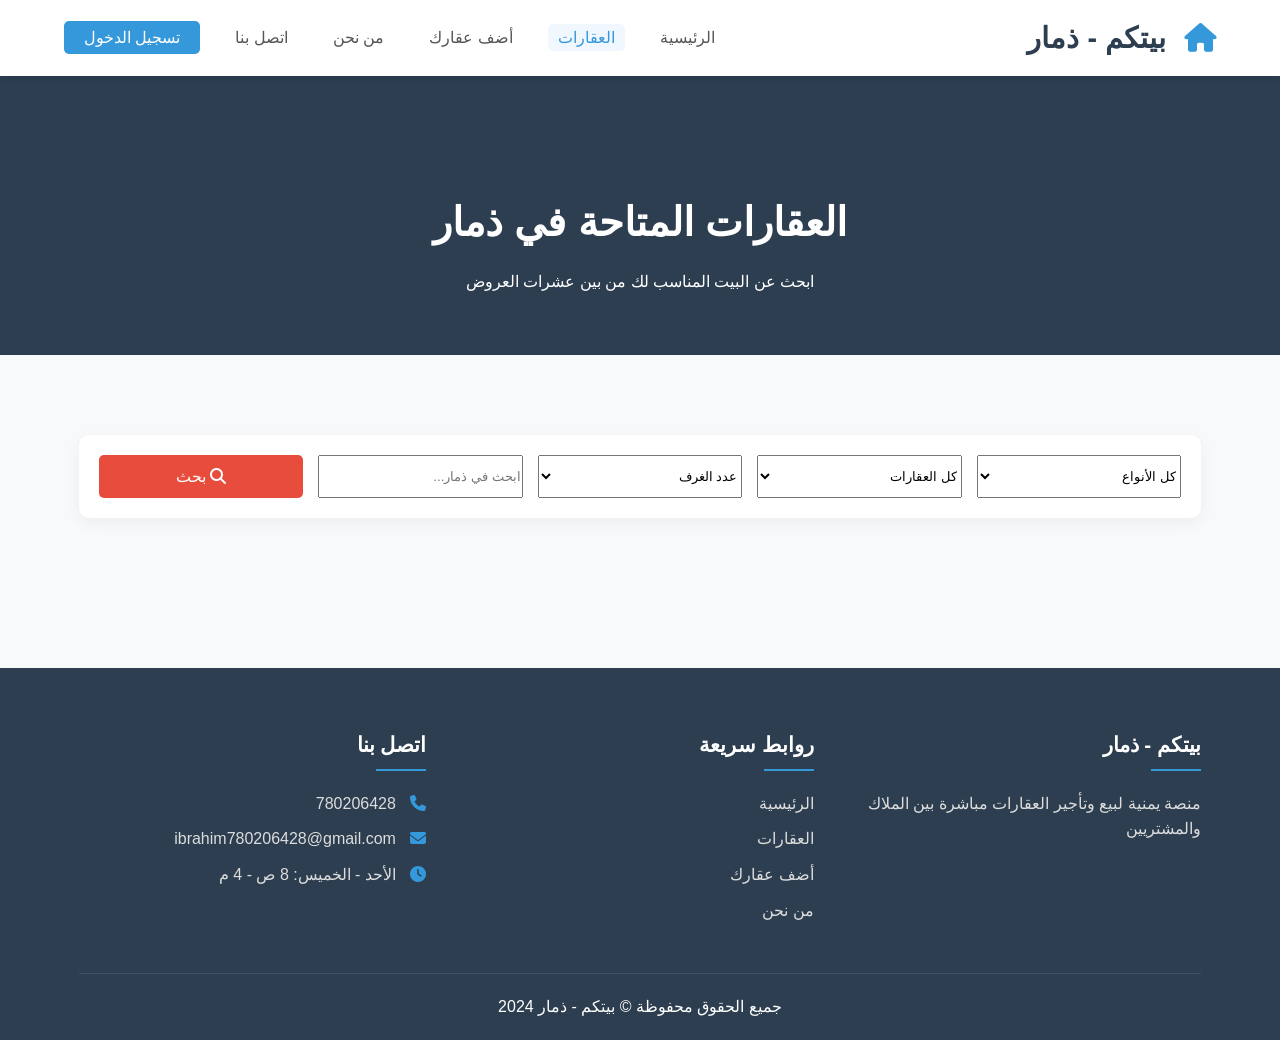
<file: properties.html>
<!DOCTYPE html>
<html lang="ar" dir="rtl">
<head>
    <meta charset="UTF-8">
    <meta name="viewport" content="width=device-width, initial-scale=1.0">
    <title>العقارات - بيتكم</title>
    <link rel="stylesheet" href="css/style.css">
    <link rel="stylesheet" href="https://cdnjs.cloudflare.com/ajax/libs/font-awesome/6.4.0/css/all.min.css">
</head>
<body>
    <!-- شريط التنقل -->
    <nav class="navbar">
        <div class="container">
            <div class="logo">
                <h1><i class="fas fa-home"></i> بيتكم - ذمار</h1>
            </div>
            <ul class="nav-links">
                <li><a href="index.html">الرئيسية</a></li>
                <li><a href="properties.html" class="active">العقارات</a></li>
                <li><a href="add-property.html">أضف عقارك</a></li>
                <li><a href="about.html">من نحن</a></li>
                <li><a href="contact.html">اتصل بنا</a></li>
                <li><a href="login.html" class="btn-login">تسجيل الدخول</a></li>
            </ul>
            <div class="menu-toggle">
                <i class="fas fa-bars"></i>
            </div>
        </div>
    </nav>

    <!-- رأس الصفحة -->
    <div class="page-header">
        <div class="container">
            <h1>العقارات المتاحة في ذمار</h1>
            <p>ابحث عن البيت المناسب لك من بين عشرات العروض</p>
        </div>
    </div>

    <!-- قسم الفلاتر -->
    <div class="content-section">
        <div class="container">
            <div class="filters">
                <form id="filterForm">
                    <div class="filter-row">
                        <select id="filterType">
                            <option value="">كل الأنواع</option>
                            <option value="بيع">بيع</option>
                            <option value="تأجير">تأجير</option>
                        </select>
                        
                        <select id="filterPropertyType">
                            <option value="">كل العقارات</option>
                            <option value="بيت">بيت</option>
                            <option value="شقة">شقة</option>
                            <option value="فيلا">فيلا</option>
                            <option value="أرض">أرض</option>
                        </select>
                        
                        <select id="filterRooms">
                            <option value="">عدد الغرف</option>
                            <option value="1">1 غرفة</option>
                            <option value="2">2 غرف</option>
                            <option value="3">3 غرف</option>
                            <option value="4">4 غرف وأكثر</option>
                        </select>
                        
                        <input type="text" id="filterLocation" placeholder="ابحث في ذمار...">
                        
                        <button type="submit" class="btn-search">
                            <i class="fas fa-search"></i> بحث
                        </button>
                    </div>
                </form>
            </div>

            <!-- قائمة العقارات -->
            <div class="properties-grid" id="allProperties">
                <!-- سيتم إضافة العقارات هنا -->
            </div>
            
            <div id="noResults" style="display: none; text-align: center; padding: 50px;">
                <h3>لا توجد عقارات تطابق بحثك</h3>
                <p>جرب تعديل خيارات البحث أو <a href="add-property.html">أضف عقارك</a></p>
            </div>
        </div>
    </div>

    <!-- الفوتر -->
    <footer>
        <div class="container">
            <div class="footer-content">
                <div class="footer-section">
                    <h3>بيتكم - ذمار</h3>
                    <p>منصة يمنية لبيع وتأجير العقارات مباشرة بين الملاك والمشتريين</p>
                </div>
                
                <div class="footer-section">
                    <h3>روابط سريعة</h3>
                    <ul>
                        <li><a href="index.html">الرئيسية</a></li>
                        <li><a href="properties.html">العقارات</a></li>
                        <li><a href="add-property.html">أضف عقارك</a></li>
                        <li><a href="about.html">من نحن</a></li>
                    </ul>
                </div>
                
                <div class="footer-section">
                    <h3>اتصل بنا</h3>
                    <p><i class="fas fa-phone"></i> 780206428</p>
                    <p><i class="fas fa-envelope"></i> ibrahim780206428@gmail.com</p>
                    <p><i class="fas fa-clock"></i> الأحد - الخميس: 8 ص - 4 م</p>
                </div>
            </div>
            
            <div class="footer-bottom">
                <p>جميع الحقوق محفوظة &copy; بيتكم - ذمار 2024</p>
            </div>
        </div>
    </footer>

    <script src="js/properties.js"></script>
</body>
</html>
</file>
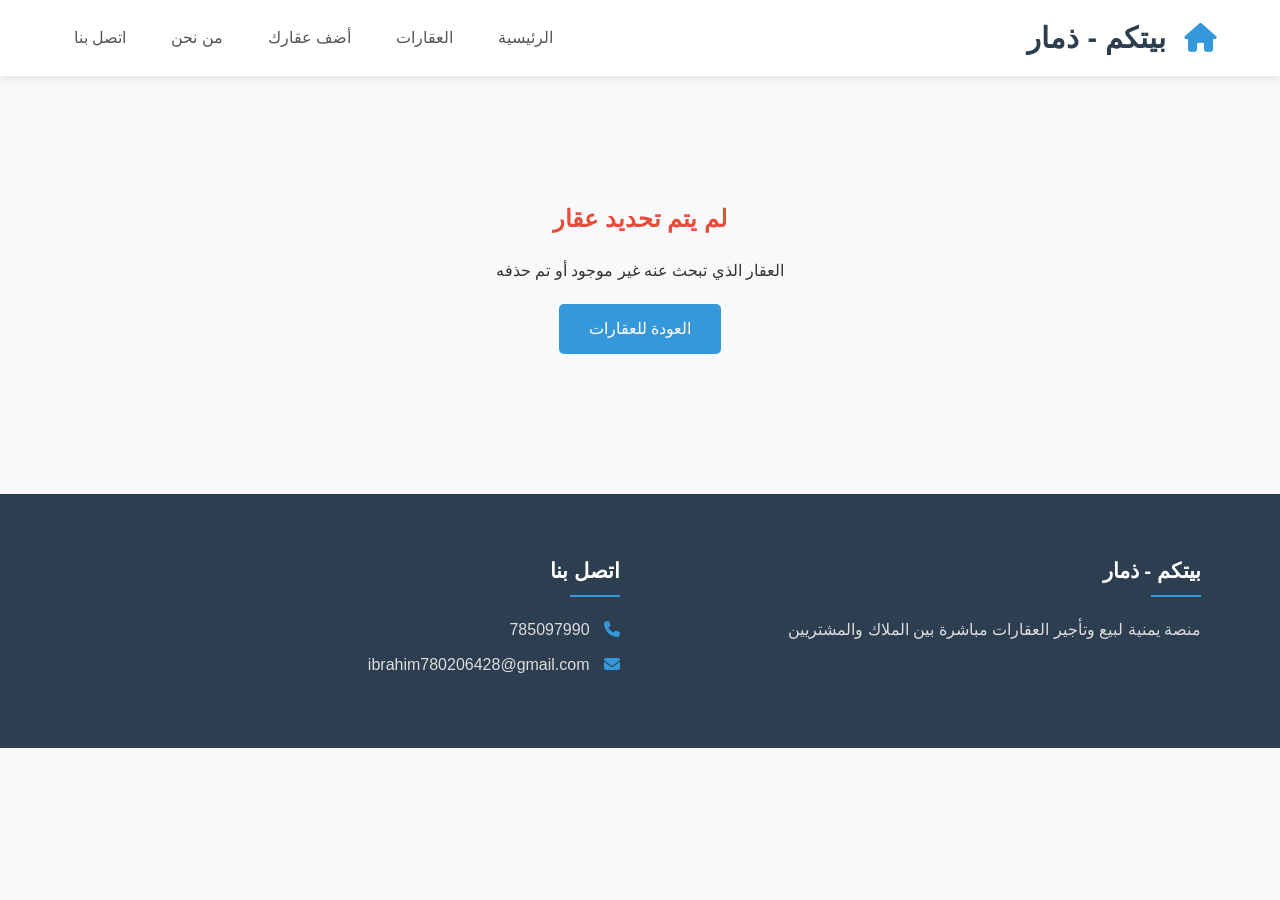
<file: property-details.html>
<!DOCTYPE html>
<html lang="ar" dir="rtl">
<head>
    <meta charset="UTF-8">
    <meta name="viewport" content="width=device-width, initial-scale=1.0">
    <title>تفاصيل العقار - بيتكم</title>
    <link rel="stylesheet" href="css/style.css">
    <link rel="stylesheet" href="https://cdnjs.cloudflare.com/ajax/libs/font-awesome/6.4.0/css/all.min.css">
</head>
<body>
    <!-- شريط التنقل -->
    <nav class="navbar">
        <div class="container">
            <div class="logo">
                <h1><i class="fas fa-home"></i> بيتكم - ذمار</h1>
            </div>
            <ul class="nav-links">
                <li><a href="index.html">الرئيسية</a></li>
                <li><a href="properties.html">العقارات</a></li>
                <li><a href="add-property.html">أضف عقارك</a></li>
                <li><a href="about.html">من نحن</a></li>
                <li><a href="contact.html">اتصل بنا</a></li>
            </ul>
        </div>
    </nav>

    <!-- محتوى الصفحة -->
    <div class="container" style="padding: 100px 20px 40px;">
        <div id="propertyDetails">
            <!-- ستظهر تفاصيل العقار هنا -->
            <div style="text-align: center; padding: 50px;">
                <h2>جاري تحميل تفاصيل العقار...</h2>
            </div>
        </div>
    </div>

    <!-- الفوتر -->
    <footer>
        <div class="container">
            <div class="footer-content">
                <div class="footer-section">
                    <h3>بيتكم - ذمار</h3>
                    <p>منصة يمنية لبيع وتأجير العقارات مباشرة بين الملاك والمشتريين</p>
                </div>
                <div class="footer-section">
                    <h3>اتصل بنا</h3>
                    <p><i class="fas fa-phone"></i> 785097990</p>
                    <p><i class="fas fa-envelope"></i> ibrahim780206428@gmail.com</p>
                </div>
            </div>
        </div>
    </footer>

    <!-- الجافاسكريبت -->
    <script>
        // بيانات العقارات
        const properties = [
            {
                id: 1,
                title: "فيلا فاخرة في حي الجنوبي",
                location: "ذمار - حي الجنوبي",
                price: "350,000,000 ريال",
                type: "بيع",
                propertyType: "فيلا",
                rooms: 4,
                bathrooms: 3,
                area: "350 م²",
                image: "https://images.unsplash.com/photo-1613490493576-7fde63acd811?ixlib=rb-1.2.1&auto=format&fit=crop&w=1350&q=80",
                phone: "785097990",
                description: "فيلا فاخرة في أفضل مناطق ذمار، تتكون من 4 غرف نوم و3 حمامات وصالة كبيرة ومطبخ حديث. الفيلا تحتوي على: <br><br>• 4 غرف نوم رئيسية<br>• 3 حمامات حديثة<br>• صالة استقبال كبيرة<br>• مطبخ مجهز بالكامل<br>• حديقة خاصة<br>• موقف سيارات"
            },
            {
                id: 2,
                title: "شقة راقية للإيجار في شارع صنعاء",
                location: "ذمار - حي المركزي",
                price: "150,000 ريال/شهر",
                type: "تأجير",
                propertyType: "شقة",
                rooms: 3,
                bathrooms: 2,
                area: "180 م²",
                image: "https://images.unsplash.com/photo-1545324418-cc1a3fa10c00?ixlib=rb-1.2.1&auto=format&fit=crop&w=1350&q=80",
                phone: "785097990",
                description: "شقة مفروشة حديثة في حي المنتزه، مجهزة بكافة الخدمات والمرافق. الشقة تحتوي على: <br><br>• 3 غرف نوم<br>• 2 حمامات<br>• صالة معيشة<br>• مطبخ مجهز<br>• شرفة مطلة<br>• تكييف مركزي"
            },
            {
                id: 3,
                title: "أرض سكنية في حوش الكهرباء",
                location: "ذمار - الكهرباء",
                price: "200,000,000 ريال",
                type: "بيع",
                propertyType: "أرض",
                rooms: 0,
                bathrooms: 0,
                area: "500 م²",
                image: "https://images.unsplash.com/photo-1542601906990-b4d3fb778b09?ixlib=rb-1.2.1&auto=format&fit=crop&w=1350&q=80",
                phone: "777789123",
                description: "أرض سكنية ممتازة في منطقة الحالية، صالحة للبناء الفوري. <br><br>• المساحة: 500 متر مربع<br>• على شارع رئيسي<br>• خدمات كهرباء وماء متوفرة<br>• صالحة للبناء الفوري<br>• سعر قابل للتفاوض"
            },
            {
                id: 4,
                title: "بيت شعبي للبيع في الميثالي",
                location: "ذمار - القديمة",
                price: "180,000,000 ريال",
                type: "بيع",
                propertyType: "بيت",
                rooms: 3,
                bathrooms: 2,
                area: "250 م²",
                image: "https://images.unsplash.com/photo-1518780664697-55e3ad937233?ixlib=rb-1.2.1&auto=format&fit=crop&w=1350&q=80",
                phone: "777456789",
                description: "بيت شعبي تقليدي مع حديقة، في حي القديمة بالقرب من الخدمات. <br><br>• 3 غرف نوم<br>• 2 حمامات<br>• مطبخ<br>• صالة كبيرة<br>• حديقة خلفية<br>• قريب من المدارس والمستشفيات"
            }
        ];

        // عندما يتم تحميل الصفحة
        document.addEventListener('DOMContentLoaded', function() {
            // الحصول على معرف العقار من الرابط
            const urlParams = new URLSearchParams(window.location.search);
            const propertyId = parseInt(urlParams.get('id'));
            
            if (!propertyId) {
                showError("لم يتم تحديد عقار");
                return;
            }
            
            // البحث عن العقار
            const property = properties.find(p => p.id === propertyId);
            
            if (!property) {
                showError("العقار غير موجود");
                return;
            }
            
            // عرض تفاصيل العقار
            displayPropertyDetails(property);
        });

        // دالة لعرض تفاصيل العقار
        function displayPropertyDetails(property) {
            const container = document.getElementById('propertyDetails');
            
            const html = `
                <div style="display: flex; flex-direction: column; gap: 30px;">
                    <!-- الصورة -->
                    <div>
                        <div style="height: 400px; background-image: url('${property.image}'); background-size: cover; background-position: center; border-radius: 10px;"></div>
                    </div>
                    
                    <!-- المعلومات -->
                    <div style="display: grid; grid-template-columns: 1fr; gap: 20px;">
                        <!-- المعلومات الأساسية -->
                        <div style="background: white; padding: 30px; border-radius: 10px; box-shadow: 0 5px 15px rgba(0,0,0,0.1);">
                            <h1 style="margin-bottom: 20px; color: #2c3e50;">${property.title}</h1>
                            
                            <div style="display: flex; justify-content: space-between; margin-bottom: 20px;">
                                <div>
                                    <div style="color: #e74c3c; font-size: 2rem; font-weight: bold;">${property.price}</div>
                                    <div style="color: #666; margin-top: 5px;">${property.type}</div>
                                </div>
                                <div style="text-align: left;">
                                    <div style="background: #3498db; color: white; padding: 8px 15px; border-radius: 5px; display: inline-block;">
                                        ${property.propertyType}
                                    </div>
                                </div>
                            </div>
                            
                            <div style="margin-bottom: 20px;">
                                <i class="fas fa-map-marker-alt" style="color: #3498db;"></i>
                                <span style="margin-right: 10px; font-size: 1.1rem;">${property.location}</span>
                            </div>
                        </div>
                        
                        <!-- المواصفات -->
                        <div style="background: white; padding: 30px; border-radius: 10px; box-shadow: 0 5px 15px rgba(0,0,0,0.1);">
                            <h2 style="margin-bottom: 20px; color: #2c3e50;">المواصفات</h2>
                            <div style="display: grid; grid-template-columns: repeat(auto-fit, minmax(150px, 1fr)); gap: 20px;">
                                <div style="text-align: center; padding: 15px; background: #f8f9fa; border-radius: 5px;">
                                    <i class="fas fa-bed" style="font-size: 1.5rem; color: #3498db; margin-bottom: 10px;"></i>
                                    <div style="font-weight: bold;">${property.rooms}</div>
                                    <div>غرف نوم</div>
                                </div>
                                <div style="text-align: center; padding: 15px; background: #f8f9fa; border-radius: 5px;">
                                    <i class="fas fa-bath" style="font-size: 1.5rem; color: #3498db; margin-bottom: 10px;"></i>
                                    <div style="font-weight: bold;">${property.bathrooms}</div>
                                    <div>حمامات</div>
                                </div>
                                <div style="text-align: center; padding: 15px; background: #f8f9fa; border-radius: 5px;">
                                    <i class="fas fa-vector-square" style="font-size: 1.5rem; color: #3498db; margin-bottom: 10px;"></i>
                                    <div style="font-weight: bold;">${property.area}</div>
                                    <div>المساحة</div>
                                </div>
                            </div>
                        </div>
                        
                        <!-- الوصف -->
                        <div style="background: white; padding: 30px; border-radius: 10px; box-shadow: 0 5px 15px rgba(0,0,0,0.1);">
                            <h2 style="margin-bottom: 20px; color: #2c3e50;">تفاصيل العقار</h2>
                            <div style="line-height: 1.8; font-size: 1.1rem;">
                                ${property.description}
                            </div>
                        </div>
                        
                        <!-- التواصل -->
                        <div style="background: white; padding: 30px; border-radius: 10px; box-shadow: 0 5px 15px rgba(0,0,0,0.1);">
                            <h2 style="margin-bottom: 20px; color: #2c3e50;">للتواصل مع المالك</h2>
                            <div style="display: flex; flex-direction: column; gap: 20px;">
                                <div style="text-align: center;">
                                    <div style="font-size: 2rem; color: #27ae60; font-weight: bold; margin-bottom: 10px;">
                                        ${property.phone}
                                    </div>
                                    <div style="color: #666;">رقم هاتف المالك</div>
                                </div>
                                
                                <div style="display: flex; gap: 15px; justify-content: center;">
                                    <button onclick="callOwner('${property.phone}')" style="background: #27ae60; color: white; border: none; padding: 12px 30px; border-radius: 5px; cursor: pointer; font-size: 1rem;">
                                        <i class="fas fa-phone"></i> الاتصال الآن
                                    </button>
                                    <button onclick="copyPhone('${property.phone}')" style="background: #3498db; color: white; border: none; padding: 12px 30px; border-radius: 5px; cursor: pointer; font-size: 1rem;">
                                        <i class="fas fa-copy"></i> نسخ الرقم
                                    </button>
                                </div>
                            </div>
                        </div>
                    </div>
                </div>
            `;
            
            container.innerHTML = html;
            
            // تغيير عنوان الصفحة
            document.title = `${property.title} - بيتكم`;
        }

        // دالة لعرض خطأ
        function showError(message) {
            const container = document.getElementById('propertyDetails');
            container.innerHTML = `
                <div style="text-align: center; padding: 100px 20px;">
                    <h2 style="color: #e74c3c;">${message}</h2>
                    <p style="margin: 20px 0;">العقار الذي تبحث عنه غير موجود أو تم حذفه</p>
                    <a href="properties.html" style="background: #3498db; color: white; padding: 12px 30px; border-radius: 5px; text-decoration: none; display: inline-block;">
                        العودة للعقارات
                    </a>
                </div>
            `;
        }

        // نسخ رقم الهاتف
        function copyPhone(phone) {
            navigator.clipboard.writeText(phone)
                .then(() => {
                    alert('✅ تم نسخ الرقم: ' + phone);
                })
                .catch(() => {
                    // طريقة بديلة
                    const tempInput = document.createElement('input');
                    tempInput.value = phone;
                    document.body.appendChild(tempInput);
                    tempInput.select();
                    document.execCommand('copy');
                    document.body.removeChild(tempInput);
                    alert('✅ تم نسخ الرقم: ' + phone);
                });
        }

        // الاتصال بالمالك
        function callOwner(phone) {
            if (confirm(`هل تريد الاتصال بالرقم ${phone}؟`)) {
                window.location.href = `tel:${phone}`;
            }
        }
    </script>
</body>
</html>
</file>
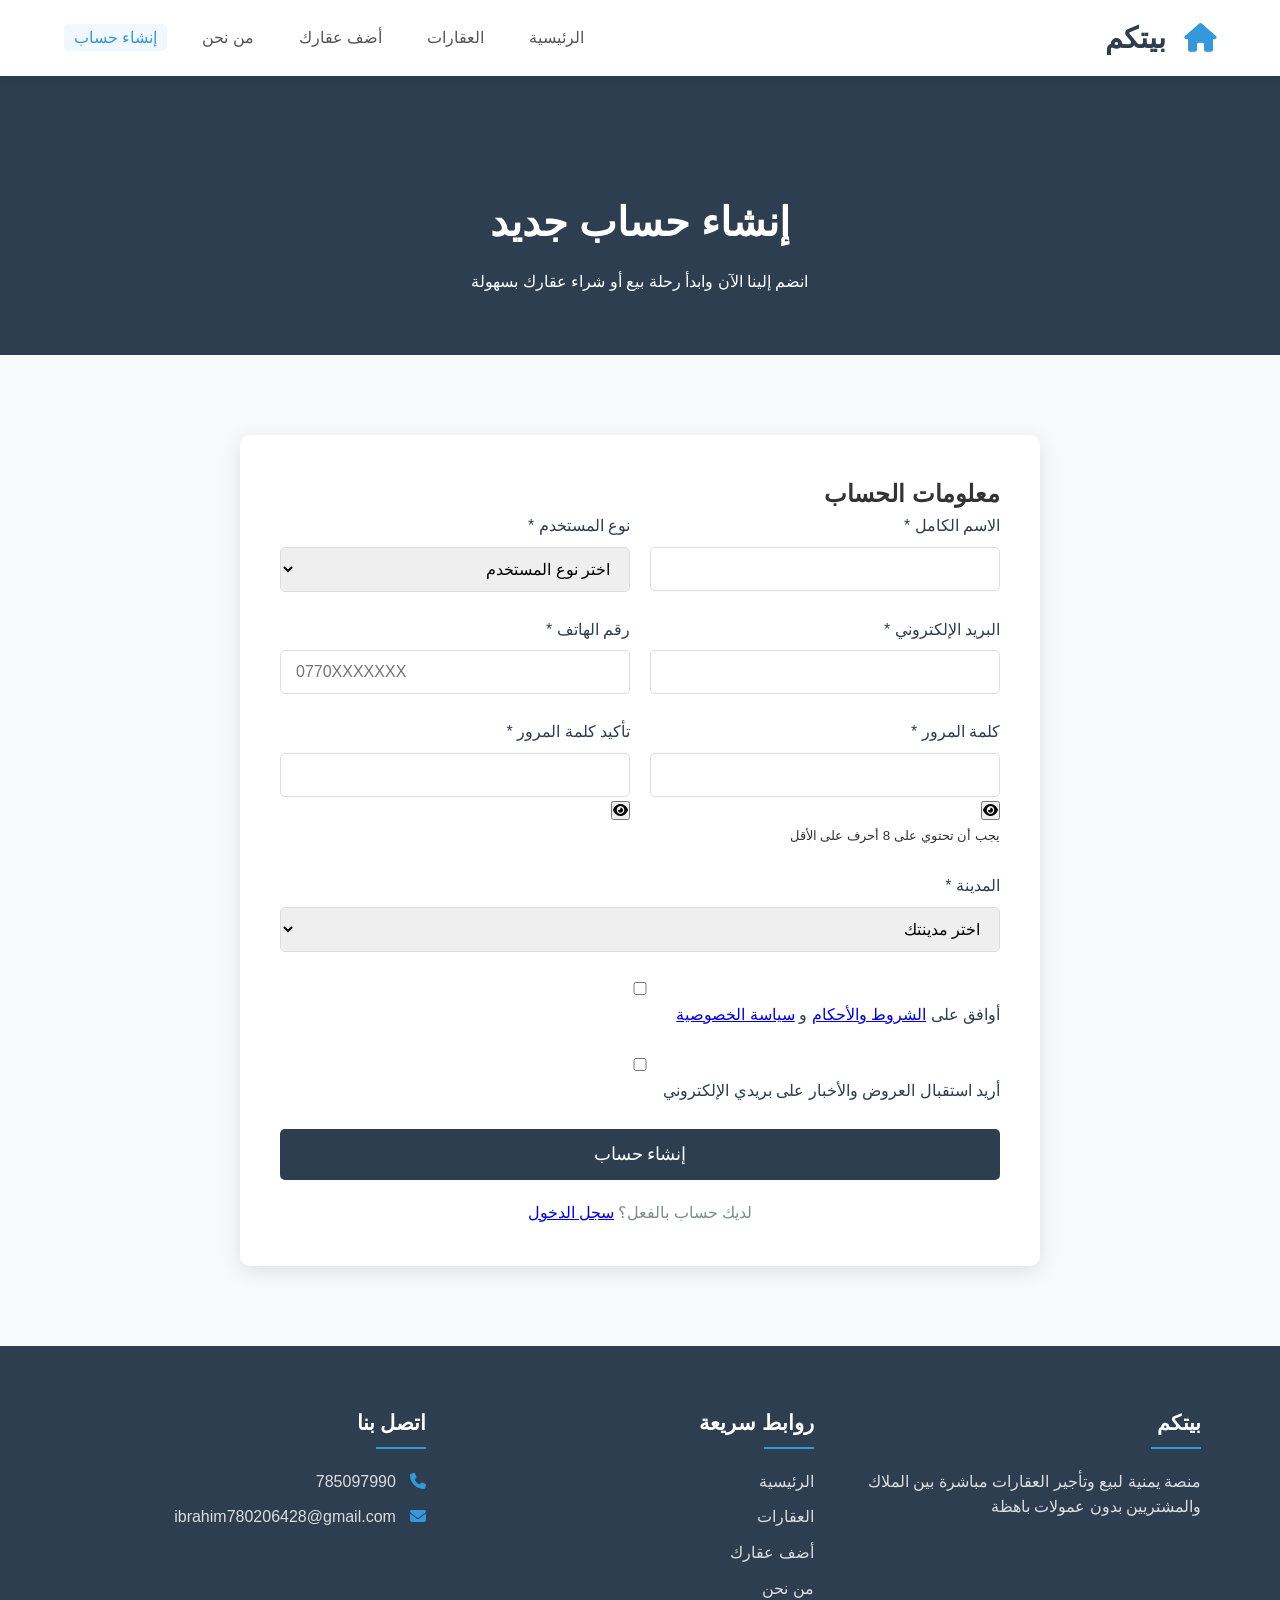
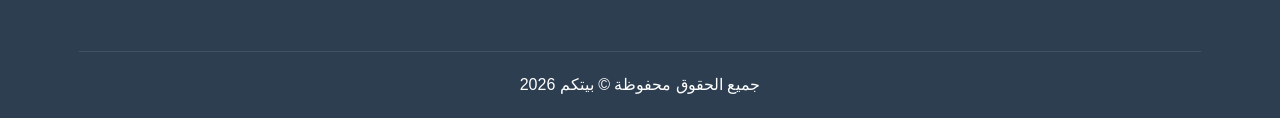
<file: register.html>
<!DOCTYPE html>
<html lang="ar" dir="rtl">
<head>
    <meta charset="UTF-8">
    <meta name="viewport" content="width=device-width, initial-scale=1.0">
    <title>إنشاء حساب - بيتكم</title>
    <link rel="stylesheet" href="css/style.css">
    <link rel="stylesheet" href="https://cdnjs.cloudflare.com/ajax/libs/font-awesome/6.4.0/css/all.min.css">
</head>
<body>
    <!-- شريط التنقل -->
    <nav class="navbar">
        <div class="container">
            <div class="logo">
                <h1><i class="fas fa-home"></i> بيتكم</h1>
            </div>
            <ul class="nav-links">
                <li><a href="index.html">الرئيسية</a></li>
                <li><a href="properties.html">العقارات</a></li>
                <li><a href="add-property.html">أضف عقارك</a></li>
                <li><a href="about.html">من نحن</a></li>
                <li><a href="register.html" class="active">إنشاء حساب</a></li>
            </ul>
            <div class="menu-toggle">
                <i class="fas fa-bars"></i>
            </div>
        </div>
    </nav>

    <!-- رأس الصفحة -->
    <div class="page-header">
        <div class="container">
            <h1>إنشاء حساب جديد</h1>
            <p>انضم إلينا الآن وابدأ رحلة بيع أو شراء عقارك بسهولة</p>
        </div>
    </div>

    <!-- نموذج التسجيل -->
    <div class="content-section">
        <div class="container">
            <div class="form-container">
                <h2>معلومات الحساب</h2>
                <form id="registerForm">
                    <div class="form-row">
                        <div class="form-group">
                            <label for="fullName">الاسم الكامل *</label>
                            <input type="text" id="fullName" required>
                        </div>
                        
                        <div class="form-group">
                            <label for="userType">نوع المستخدم *</label>
                            <select id="userType" required>
                                <option value="">اختر نوع المستخدم</option>
                                <option value="owner">مالك عقار</option>
                                <option value="buyer">مشتري/مستأجر</option>
                                <option value="both">الاثنان معاً</option>
                            </select>
                        </div>
                    </div>
                    
                    <div class="form-row">
                        <div class="form-group">
                            <label for="email">البريد الإلكتروني *</label>
                            <input type="email" id="email" required>
                        </div>
                        
                        <div class="form-group">
                            <label for="phone">رقم الهاتف *</label>
                            <input type="tel" id="phone" required placeholder="0770XXXXXXX">
                        </div>
                    </div>
                    
                    <div class="form-row">
                        <div class="form-group">
                            <label for="password">كلمة المرور *</label>
                            <div class="password-input">
                                <input type="password" id="password" required>
                                <button type="button" class="toggle-password">
                                    <i class="fas fa-eye"></i>
                                </button>
                            </div>
                            <small>يجب أن تحتوي على 8 أحرف على الأقل</small>
                        </div>
                        
                        <div class="form-group">
                            <label for="confirmPassword">تأكيد كلمة المرور *</label>
                            <div class="password-input">
                                <input type="password" id="confirmPassword" required>
                                <button type="button" class="toggle-password">
                                    <i class="fas fa-eye"></i>
                                </button>
                            </div>
                        </div>
                    </div>
                    
                    <div class="form-group">
                        <label for="city">المدينة *</label>
                        <select id="city" required>
                            <option value="">اختر مدينتك</option>
                            <option value="baghdad">اليمن</option>
                            <option value="basra">ذمار</option>
                            <option value="mosul">صنعاء</option>
                            <option value="erbil">يريم</option>
                            <option value="sulaymaniyah">اب</option>
                            <option value="najaf">الحديدة</option>
                            <option value="karbala">حضرموت</option>
                            <option value="other">مدينة أخرى</option>
                        </select>
                    </div>
                    
                    <div class="form-group terms">
                        <input type="checkbox" id="terms" required>
                        <label for="terms">أوافق على <a href="terms.html">الشروط والأحكام</a> و <a href="privacy.html">سياسة الخصوصية</a></label>
                    </div>
                    
                    <div class="form-group terms">
                        <input type="checkbox" id="newsletter">
                        <label for="newsletter">أريد استقبال العروض والأخبار على بريدي الإلكتروني</label>
                    </div>
                    
                    <button type="submit" class="btn-submit">إنشاء حساب</button>
                    
                    <div class="form-footer">
                        <p>لديك حساب بالفعل؟ <a href="login.html">سجل الدخول</a></p>
                    </div>
                </form>
            </div>
        </div>
    </div>

    <!-- الفوتر -->
    <footer>
        <div class="container">
            <div class="footer-content">
                <div class="footer-section">
                    <h3>بيتكم</h3>
                    <p>منصة يمنية لبيع وتأجير العقارات مباشرة بين الملاك والمشتريين بدون عمولات باهظة</p>
                </div>
                
                <div class="footer-section">
                    <h3>روابط سريعة</h3>
                    <ul>
                        <li><a href="index.html">الرئيسية</a></li>
                        <li><a href="properties.html">العقارات</a></li>
                        <li><a href="add-property.html">أضف عقارك</a></li>
                        <li><a href="about.html">من نحن</a></li>
                    </ul>
                </div>
                
                <div class="footer-section">
                    <h3>اتصل بنا</h3>
                    <p><i class="fas fa-phone"></i> 785097990</p>
                    <p><i class="fas fa-envelope"></i> ibrahim780206428@gmail.com</p>
                </div>
            </div>
            
            <div class="footer-bottom">
                <p>جميع الحقوق محفوظة &copy; بيتكم 2026</p>
            </div>
        </div>
    </footer>

    <script src="js/main.js"></script>
    <script src="js/form-validation.js"></script>
</body>
</html>
</file>
<file: css/style.css>
/* إعدادات عامة */
* {
    margin: 0;
    padding: 0;
    box-sizing: border-box;
}

body {
    font-family: 'Segoe UI', Tahoma, Geneva, Verdana, sans-serif;
    line-height: 1.6;
    color: #333;
    background-color: #f8f9fa;
    direction: rtl;
}

.container {
    width: 90%;
    max-width: 1200px;
    margin: 0 auto;
    padding: 0 15px;
}

/* شريط التنقل */
.navbar {
    background-color: #fff;
    box-shadow: 0 2px 10px rgba(0,0,0,0.1);
    position: fixed;
    width: 100%;
    top: 0;
    z-index: 1000;
}

.navbar .container {
    display: flex;
    justify-content: space-between;
    align-items: center;
    padding: 15px 0;
}

.logo h1 {
    color: #2c3e50;
    font-size: 1.8rem;
}

.logo i {
    color: #3498db;
    margin-left: 10px;
}

.nav-links {
    display: flex;
    list-style: none;
}

.nav-links li {
    margin-right: 25px;
}

.nav-links a {
    text-decoration: none;
    color: #555;
    font-weight: 500;
    transition: color 0.3s;
    padding: 5px 10px;
    border-radius: 5px;
}

.nav-links a:hover, .nav-links a.active {
    color: #3498db;
    background-color: #f0f7ff;
}

.btn-login {
    background-color: #3498db;
    color: white !important;
    padding: 8px 20px !important;
    border-radius: 25px;
}

.btn-login:hover {
    background-color: #2980b9;
}

.menu-toggle {
    display: none;
    font-size: 1.5rem;
    cursor: pointer;
}

/* قسم الهيرو */
.hero {
    background: linear-gradient(rgba(44, 62, 80, 0.9), rgba(44, 62, 80, 0.8)), url('https://images.unsplash.com/photo-1560518883-ce09059eeffa?ixlib=rb-1.2.1&auto=format&fit=crop&w=1350&q=80');
    background-size: cover;
    background-position: center;
    color: white;
    padding: 150px 0 80px;
    margin-top: 70px;
    text-align: center;
}

.hero h2 {
    font-size: 2.5rem;
    margin-bottom: 20px;
}

.hero p {
    font-size: 1.2rem;
    margin-bottom: 40px;
    max-width: 700px;
    margin-left: auto;
    margin-right: auto;
}

/* نموذج البحث */
.search-box {
    background-color: rgba(255, 255, 255, 0.95);
    border-radius: 10px;
    padding: 25px;
    max-width: 900px;
    margin: 0 auto;
    box-shadow: 0 5px 20px rgba(0,0,0,0.2);
}

.search-row {
    display: grid;
    grid-template-columns: repeat(4, 1fr);
    gap: 15px;
}

.search-row select, .search-row input {
    padding: 12px 15px;
    border: 1px solid #ddd;
    border-radius: 5px;
    font-size: 1rem;
}

.btn-search {
    background-color: #e74c3c;
    color: white;
    border: none;
    border-radius: 5px;
    padding: 12px 25px;
    font-size: 1rem;
    cursor: pointer;
    transition: background-color 0.3s;
}

.btn-search:hover {
    background-color: #c0392b;
}

/* الأقسام العامة */
section {
    padding: 80px 0;
}

.section-title {
    text-align: center;
    font-size: 2.2rem;
    color: #2c3e50;
    margin-bottom: 50px;
    position: relative;
}

.section-title::after {
    content: '';
    position: absolute;
    bottom: -15px;
    right: 50%;
    transform: translateX(50%);
    width: 100px;
    height: 3px;
    background-color: #3498db;
}

/* الميزات */
.features-grid {
    display: grid;
    grid-template-columns: repeat(auto-fit, minmax(250px, 1fr));
    gap: 30px;
    margin-top: 50px;
}

.feature-card {
    background-color: white;
    border-radius: 10px;
    padding: 30px 20px;
    text-align: center;
    box-shadow: 0 5px 15px rgba(0,0,0,0.05);
    transition: transform 0.3s;
}

.feature-card:hover {
    transform: translateY(-10px);
}

.feature-icon {
    font-size: 3rem;
    color: #3498db;
    margin-bottom: 20px;
}

.feature-card h3 {
    margin-bottom: 15px;
    color: #2c3e50;
}

/* العقارات المميزة */
.properties-grid {
    display: grid;
    grid-template-columns: repeat(auto-fill, minmax(300px, 1fr));
    gap: 30px;
    margin-bottom: 40px;
}

.property-card {
    background-color: white;
    border-radius: 10px;
    overflow: hidden;
    box-shadow: 0 5px 15px rgba(0,0,0,0.08);
    transition: transform 0.3s;
}

.property-card:hover {
    transform: translateY(-5px);
}

.property-img {
    height: 200px;
    background-color: #ddd;
    background-size: cover;
    background-position: center;
}

.property-info {
    padding: 20px;
}

.property-price {
    color: #e74c3c;
    font-size: 1.4rem;
    font-weight: bold;
    margin-bottom: 10px;
}

.property-title {
    font-size: 1.2rem;
    margin-bottom: 10px;
    color: #2c3e50;
}

.property-location {
    color: #7f8c8d;
    margin-bottom: 15px;
}

.property-location i {
    margin-left: 5px;
}

.property-features {
    display: flex;
    justify-content: space-between;
    margin-bottom: 15px;
    padding-bottom: 15px;
    border-bottom: 1px solid #eee;
}

.feature {
    text-align: center;
}

.feature i {
    display: block;
    margin-bottom: 5px;
    color: #3498db;
}

.btn-details {
    display: block;
    text-align: center;
    background-color: #3498db;
    color: white;
    padding: 10px;
    border-radius: 5px;
    text-decoration: none;
    transition: background-color 0.3s;
}

.btn-details:hover {
    background-color: #2980b9;
}

.btn-view-all {
    display: inline-block;
    background-color: #2c3e50;
    color: white;
    padding: 12px 30px;
    border-radius: 25px;
    text-decoration: none;
    font-weight: bold;
    transition: background-color 0.3s;
}

.btn-view-all:hover {
    background-color: #1a252f;
}

/* كيفية العمل */
.steps {
    display: grid;
    grid-template-columns: repeat(auto-fit, minmax(250px, 1fr));
    gap: 40px;
    margin-top: 50px;
}

.step {
    text-align: center;
    position: relative;
}

.step-number {
    width: 60px;
    height: 60px;
    background-color: #3498db;
    color: white;
    border-radius: 50%;
    display: flex;
    align-items: center;
    justify-content: center;
    font-size: 1.8rem;
    font-weight: bold;
    margin: 0 auto 20px;
}

.step h3 {
    margin-bottom: 15px;
    color: #2c3e50;
}

/* الفوتر */
footer {
    background-color: #2c3e50;
    color: white;
    padding: 60px 0 20px;
}

.footer-content {
    display: grid;
    grid-template-columns: repeat(auto-fit, minmax(250px, 1fr));
    gap: 40px;
    margin-bottom: 40px;
}

.footer-section h3 {
    margin-bottom: 20px;
    font-size: 1.3rem;
    position: relative;
    padding-bottom: 10px;
}

.footer-section h3::after {
    content: '';
    position: absolute;
    bottom: 0;
    right: 0;
    width: 50px;
    height: 2px;
    background-color: #3498db;
}

.footer-section ul {
    list-style: none;
}

.footer-section ul li {
    margin-bottom: 10px;
}

.footer-section a {
    color: #ddd;
    text-decoration: none;
    transition: color 0.3s;
}

.footer-section a:hover {
    color: #3498db;
}

.footer-section p {
    margin-bottom: 10px;
    color: #ddd;
}

.footer-section i {
    margin-left: 10px;
    color: #3498db;
}

.footer-bottom {
    text-align: center;
    padding-top: 20px;
    border-top: 1px solid rgba(255,255,255,0.1);
}

/* الصفحات الأخرى */
.page-header {
    background-color: #2c3e50;
    color: white;
    padding: 120px 0 60px;
    margin-top: 70px;
    text-align: center;
}

.page-header h1 {
    font-size: 2.5rem;
    margin-bottom: 15px;
}

/* تصميم الصفحات الأخرى */
.content-section {
    padding: 80px 0;
}

.form-container {
    max-width: 800px;
    margin: 0 auto;
    background-color: white;
    padding: 40px;
    border-radius: 10px;
    box-shadow: 0 5px 20px rgba(0,0,0,0.1);
}

.form-group {
    margin-bottom: 25px;
}

.form-group label {
    display: block;
    margin-bottom: 8px;
    font-weight: 500;
    color: #2c3e50;
}

.form-group input, 
.form-group select, 
.form-group textarea {
    width: 100%;
    padding: 12px 15px;
    border: 1px solid #ddd;
    border-radius: 5px;
    font-size: 1rem;
}

.form-group textarea {
    min-height: 150px;
    resize: vertical;
}

.form-row {
    display: grid;
    grid-template-columns: repeat(2, 1fr);
    gap: 20px;
}

.btn-submit {
    background-color: #2c3e50;
    color: white;
    border: none;
    padding: 15px 30px;
    border-radius: 5px;
    font-size: 1.1rem;
    cursor: pointer;
    transition: background-color 0.3s;
    display: block;
    width: 100%;
}

.btn-submit:hover {
    background-color: #1a252f;
}

/* صفحة تسجيل الدخول */
.login-container {
    max-width: 500px;
    margin: 100px auto;
    background-color: white;
    padding: 40px;
    border-radius: 10px;
    box-shadow: 0 5px 20px rgba(0,0,0,0.1);
}

.login-container h2 {
    text-align: center;
    margin-bottom: 30px;
    color: #2c3e50;
}

.form-footer {
    text-align: center;
    margin-top: 20px;
    color: #7f8c8d;
}

/* صفحة العقارات */
.filters {
    background-color: white;
    padding: 20px;
    border-radius: 10px;
    margin-bottom: 30px;
    box-shadow: 0 5px 15px rgba(0,0,0,0.05);
}

.filter-row {
    display: grid;
    grid-template-columns: repeat(auto-fit, minmax(200px, 1fr));
    gap: 15px;
}

/* صفحة من نحن */
.about-content {
    display: grid;
    grid-template-columns: repeat(auto-fit, minmax(300px, 1fr));
    gap: 40px;
    align-items: center;
}

.about-text p {
    margin-bottom: 20px;
    line-height: 1.8;
}

/* تصميم متجاوب */
@media (max-width: 992px) {
    .search-row {
        grid-template-columns: repeat(2, 1fr);
    }
    
    .nav-links {
        display: none;
    }
    
    .menu-toggle {
        display: block;
    }
    
    .navbar.active .nav-links {
        display: flex;
        flex-direction: column;
        position: absolute;
        top: 100%;
        right: 0;
        width: 100%;
        background-color: white;
        box-shadow: 0 5px 10px rgba(0,0,0,0.1);
        padding: 20px;
    }
    
    .navbar.active .nav-links li {
        margin: 10px 0;
    }
}

@media (max-width: 768px) {
    .hero h2 {
        font-size: 2rem;
    }
    
    .section-title {
        font-size: 1.8rem;
    }
    
    .search-row {
        grid-template-columns: 1fr;
    }
    
    .form-row {
        grid-template-columns: 1fr;
    }

    /* إضافات جديدة للتنسيقات */

/* تصميم صفحة إضافة عقار */
.upload-area {
    border: 2px dashed #3498db;
    border-radius: 10px;
    padding: 40px 20px;
    text-align: center;
    cursor: pointer;
    transition: all 0.3s;
    margin-bottom: 20px;
}

.upload-area:hover {
    background-color: #f8f9fa;
    border-color: #2980b9;
}

.upload-area i {
    font-size: 3rem;
    color: #3498db;
    margin-bottom: 15px;
}

.terms input[type="checkbox"] {
    margin-left: 10px;
}

.form-info {
    background-color: #f8f9fa;
    border-radius: 10px;
    padding: 20px;
    margin-top: 30px;
}

.form-info h4 {
    color: #2c3e50;
    margin-bottom: 15px;
}

.form-info ul {
    list-style: none;
    padding-right: 20px;
}

.form-info li {
    margin-bottom: 10px;
    position: relative;
}

.form-info li:before {
    content: "•";
    color: #3498db;
    font-weight: bold;
    position: absolute;
    right: -20px;
}

/* تصميم صفحة من نحن */
.about-stats {
    display: grid;
    grid-template-columns: repeat(auto-fit, minmax(150px, 1fr));
    gap: 20px;
    margin: 40px 0;
}

.stat-card {
    background-color: #3498db;
    color: white;
    border-radius: 10px;
    padding: 20px;
    text-align: center;
}

.stat-number {
    font-size: 2.5rem;
    font-weight: bold;
    margin-bottom: 10px;
}

.team-section {
    margin-top: 60px;
}

.team-grid {
    display: grid;
    grid-template-columns: repeat(auto-fit, minmax(200px, 1fr));
    gap: 30px;
    margin-top: 40px;
}

.team-member {
    text-align: center;
}

.member-img {
    width: 150px;
    height: 150px;
    border-radius: 50%;
    background-color: #f8f9fa;
    margin: 0 auto 20px;
    display: flex;
    align-items: center;
    justify-content: center;
}

.member-img i {
    font-size: 5rem;
    color: #3498db;
}

.team-member h3 {
    margin-bottom: 5px;
    color: #2c3e50;
}

.team-member p {
    color: #7f8c8d;
}

.values-grid {
    display: grid;
    grid-template-columns: repeat(auto-fit, minmax(250px, 1fr));
    gap: 30px;
    margin-top: 40px;
}

.value-card {
    text-align: center;
    padding: 30px 20px;
    border-radius: 10px;
    background-color: white;
    box-shadow: 0 5px 15px rgba(0,0,0,0.05);
}

.value-card i {
    font-size: 3rem;
    color: #3498db;
    margin-bottom: 20px;
}

.value-card h3 {
    margin-bottom: 15px;
    color: #2c3e50;
}

/* تصميم صفحة تسجيل الدخول */
.login-container {
    display: grid;
    grid-template-columns: repeat(auto-fit, minmax(300px, 1fr));
    gap: 40px;
    max-width: 1000px;
    margin: 0 auto;
}

.login-form, .login-benefits {
    background-color: white;
    padding: 40px;
    border-radius: 10px;
    box-shadow: 0 5px 20px rgba(0,0,0,0.1);
}

.password-input {
    position: relative;
}

.toggle-password {
    position: absolute;
    left: 15px;
    top: 50%;
    transform: translateY(-50%);
    background: none;
    border: none;
    color: #7f8c8d;
    cursor: pointer;
}

.remember {
    display: flex;
    align-items: center;
}

.remember input[type="checkbox"] {
    margin-left: 10px;
}

.login-benefits ul {
    list-style: none;
}

.login-benefits li {
    margin-bottom: 15px;
    display: flex;
    align-items: center;
}

.login-benefits i {
    color: #27ae60;
    margin-left: 10px;
}

/* تصميم صفحة اتصل بنا */
.contact-content {
    display: grid;
    grid-template-columns: repeat(auto-fit, minmax(300px, 1fr));
    gap: 40px;
    margin-bottom: 60px;
}

.contact-info, .contact-form-container {
    background-color: white;
    padding: 40px;
    border-radius: 10px;
    box-shadow: 0 5px 20px rgba(0,0,0,0.1);
}

.info-card {
    display: flex;
    align-items: flex-start;
    margin-bottom: 30px;
}

.info-icon {
    width: 50px;
    height: 50px;
    background-color: #f0f7ff;
    border-radius: 50%;
    display: flex;
    align-items: center;
    justify-content: center;
    margin-left: 15px;
}

.info-icon i {
    color: #3498db;
    font-size: 1.2rem;
}

.info-text h3 {
    margin-bottom: 5px;
    color: #2c3e50;
}

/* الأسئلة الشائعة */
.faq-item {
    background-color: white;
    border-radius: 10px;
    margin-bottom: 15px;
    overflow: hidden;
    box-shadow: 0 3px 10px rgba(0,0,0,0.05);
}

.faq-question {
    padding: 20px;
    display: flex;
    justify-content: space-between;
    align-items: center;
    cursor: pointer;
    transition: background-color 0.3s;
}

.faq-question:hover {
    background-color: #f8f9fa;
}

.faq-question h3 {
    margin: 0;
    color: #2c3e50;
}

.faq-answer {
    padding: 0 20px;
    max-height: 0;
    overflow: hidden;
    transition: max-height 0.3s, padding 0.3s;
}

.faq-answer p {
    padding-bottom: 20px;
}

.faq-item.active .faq-answer {
    max-height: 200px;
}

/* تصميم متجاوب إضافي */
@media (max-width: 768px) {
    .login-container {
        grid-template-columns: 1fr;
    }
    
    .contact-content {
        grid-template-columns: 1fr;
    }
    
    .team-grid, .values-grid {
        grid-template-columns: repeat(2, 1fr);
    }
}

@media (max-width: 480px) {
    .team-grid, .values-grid {
        grid-template-columns: 1fr;
    }
    
    .about-stats {
        grid-template-columns: repeat(2, 1fr);
    }
}
}
</file>
